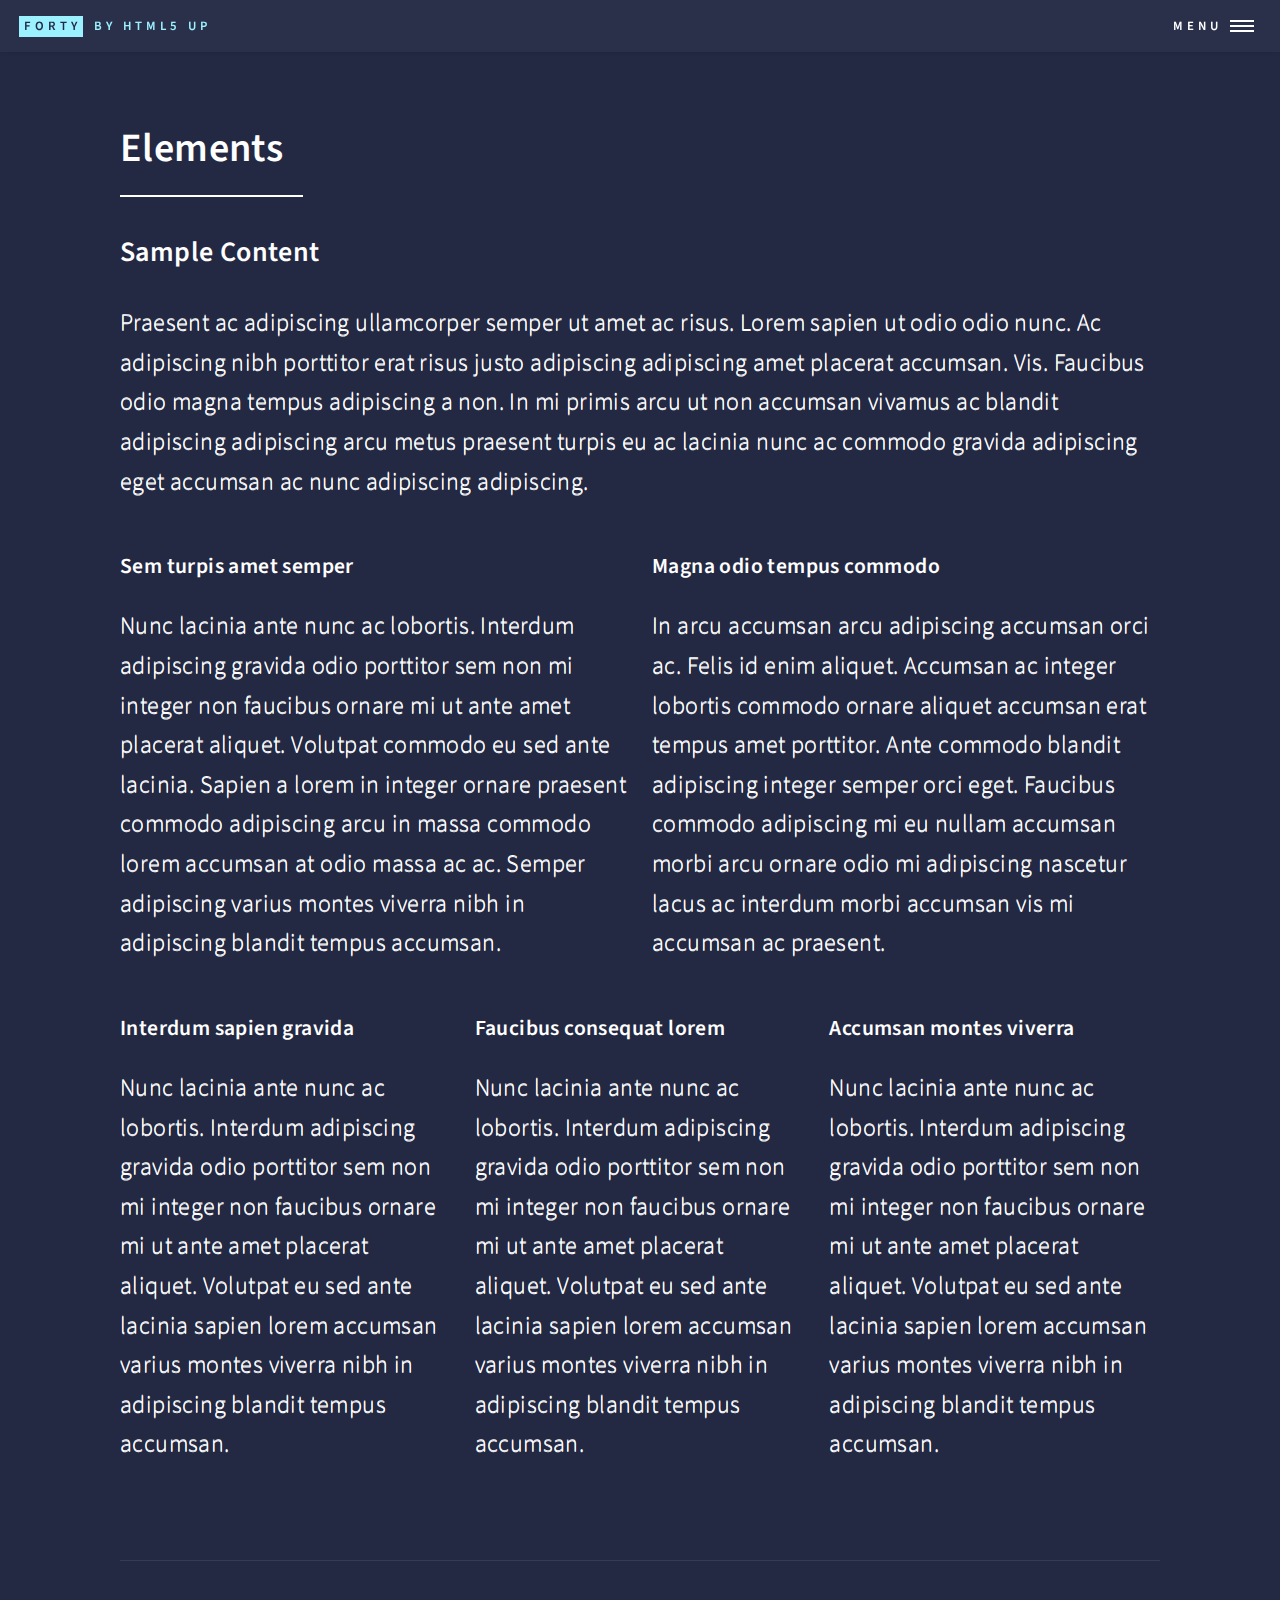
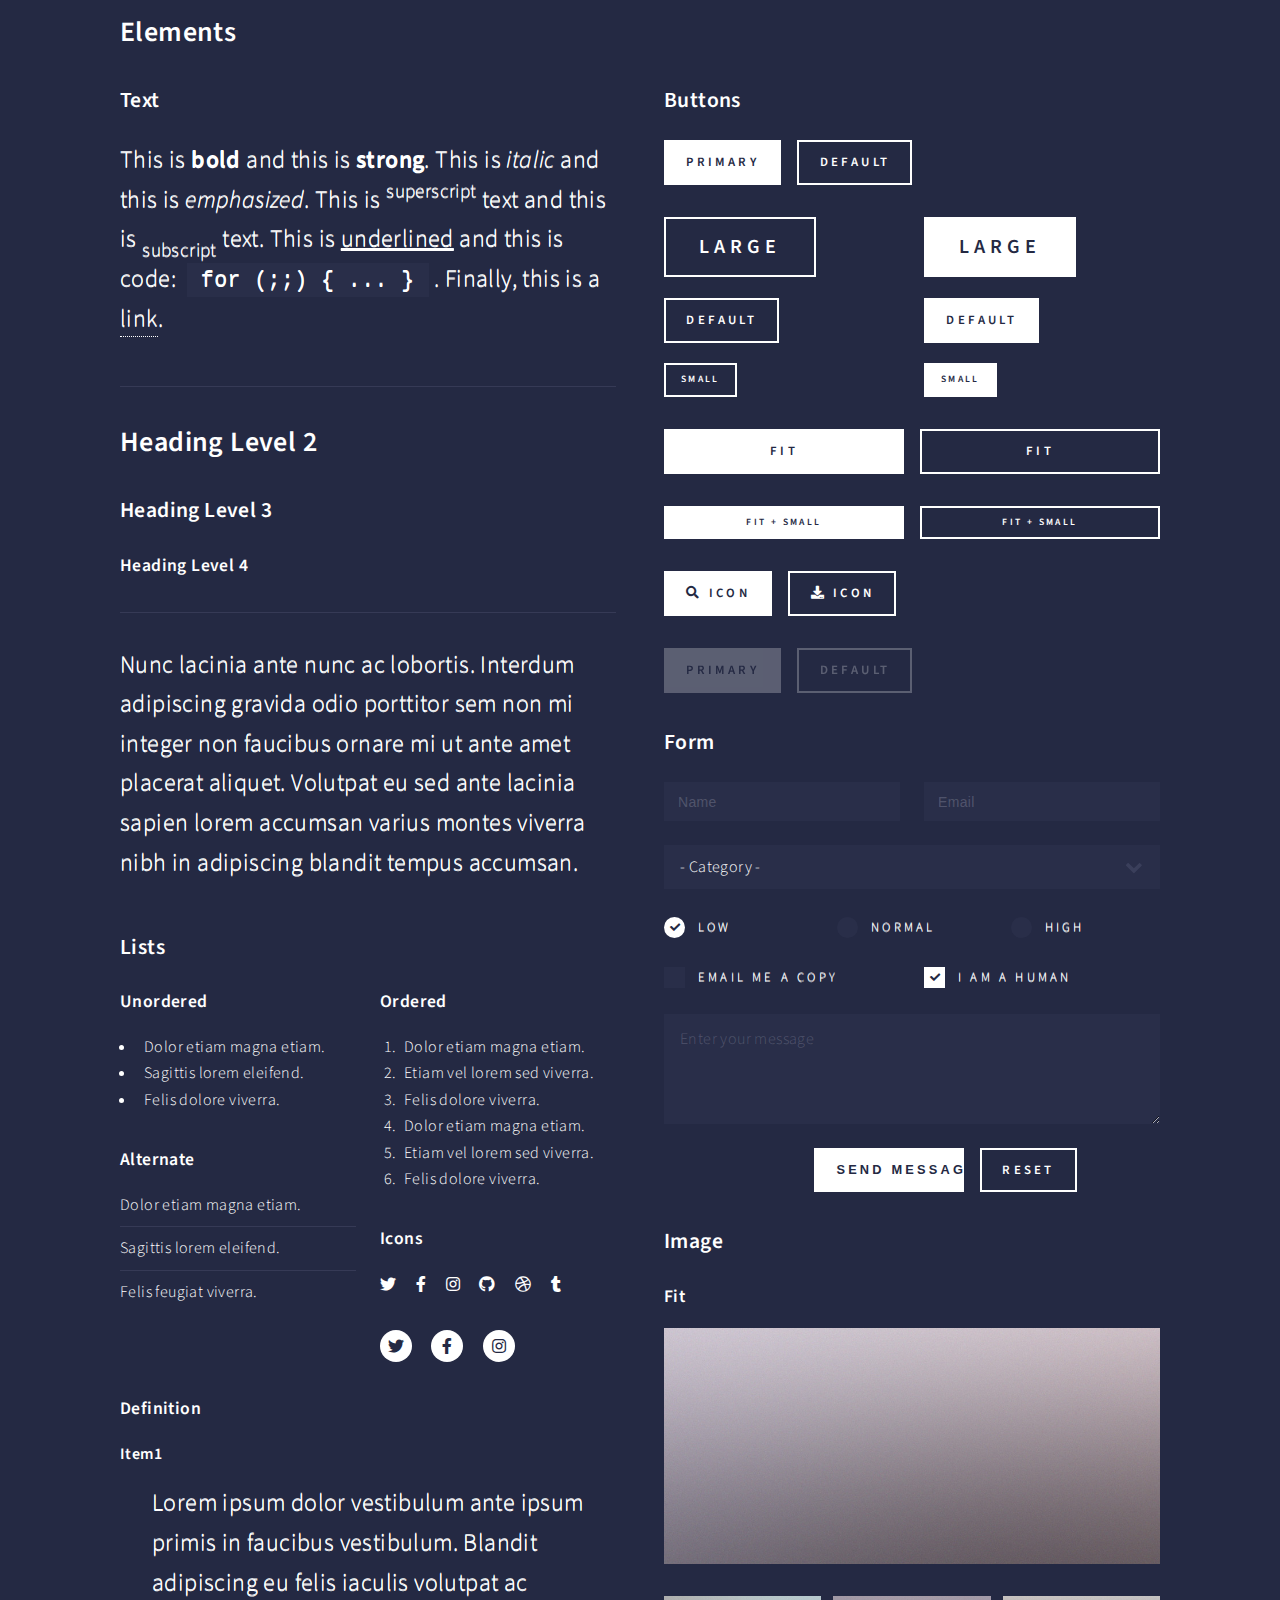
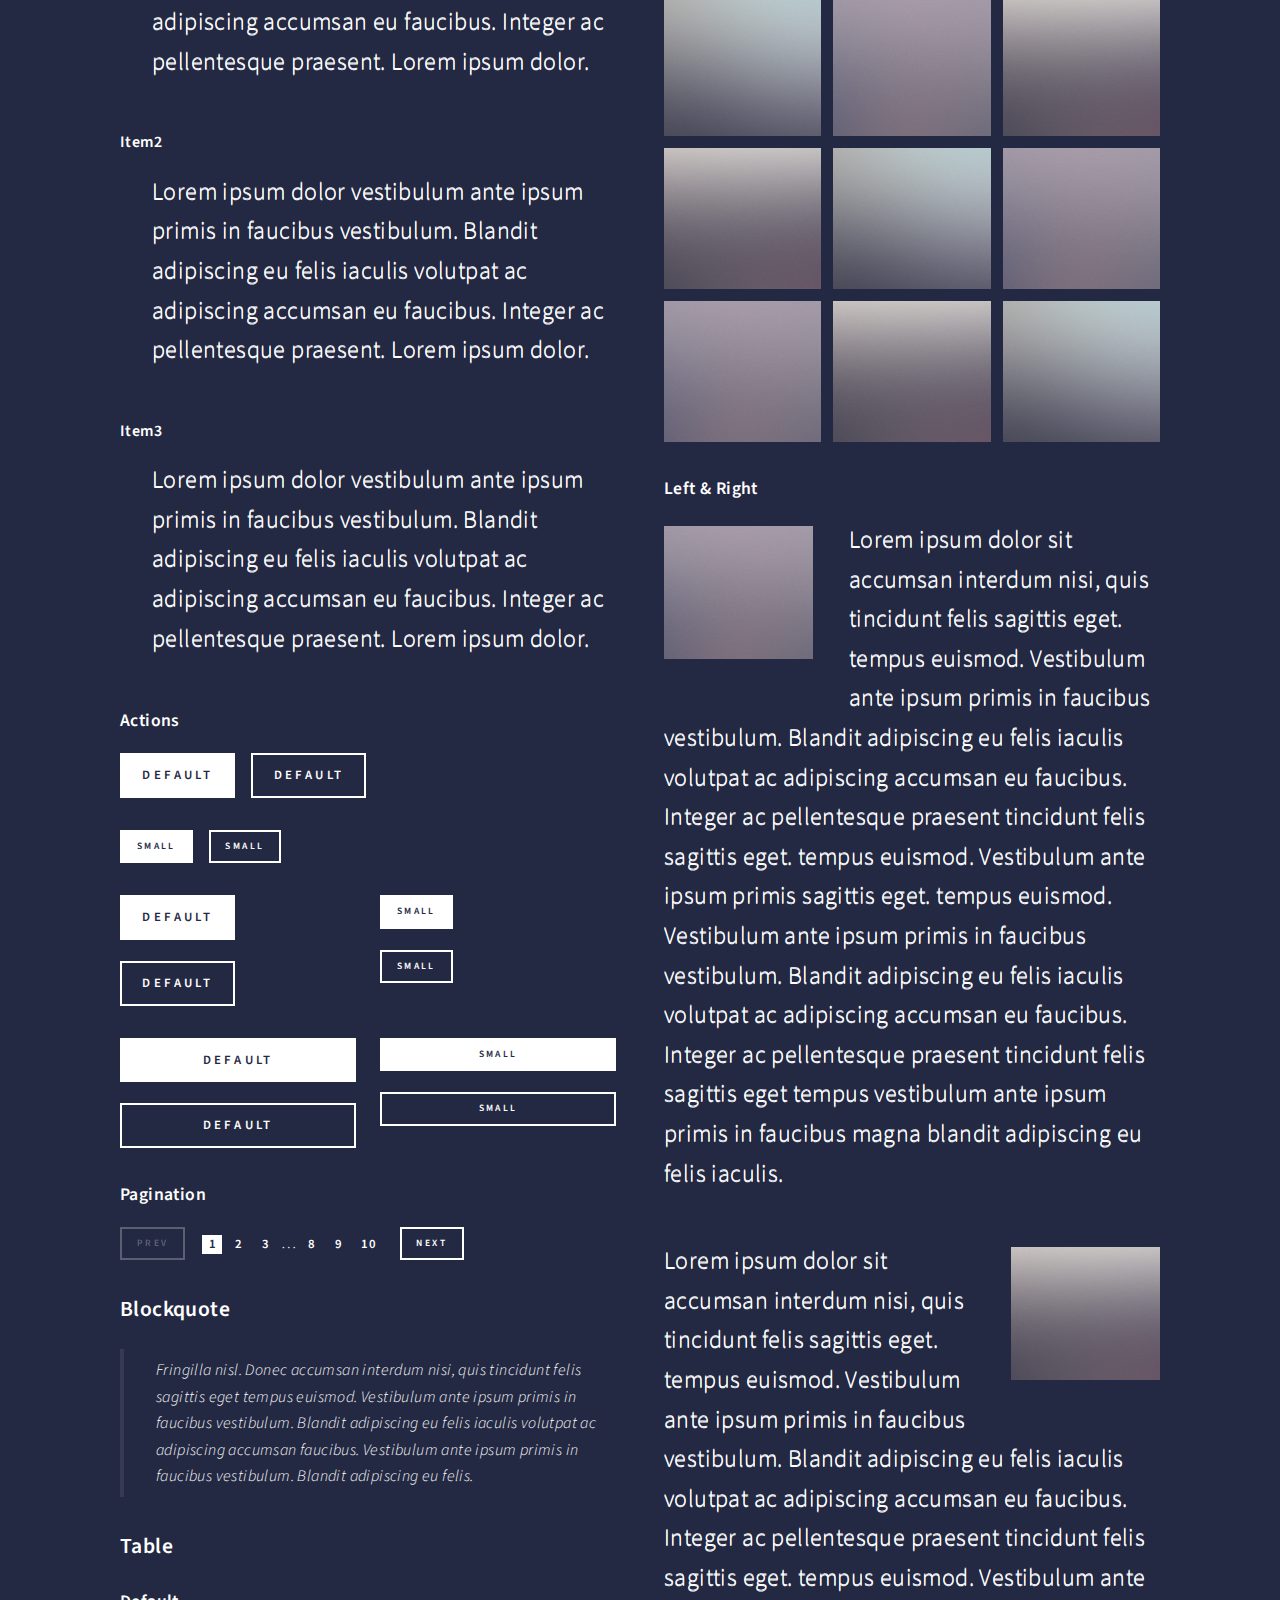
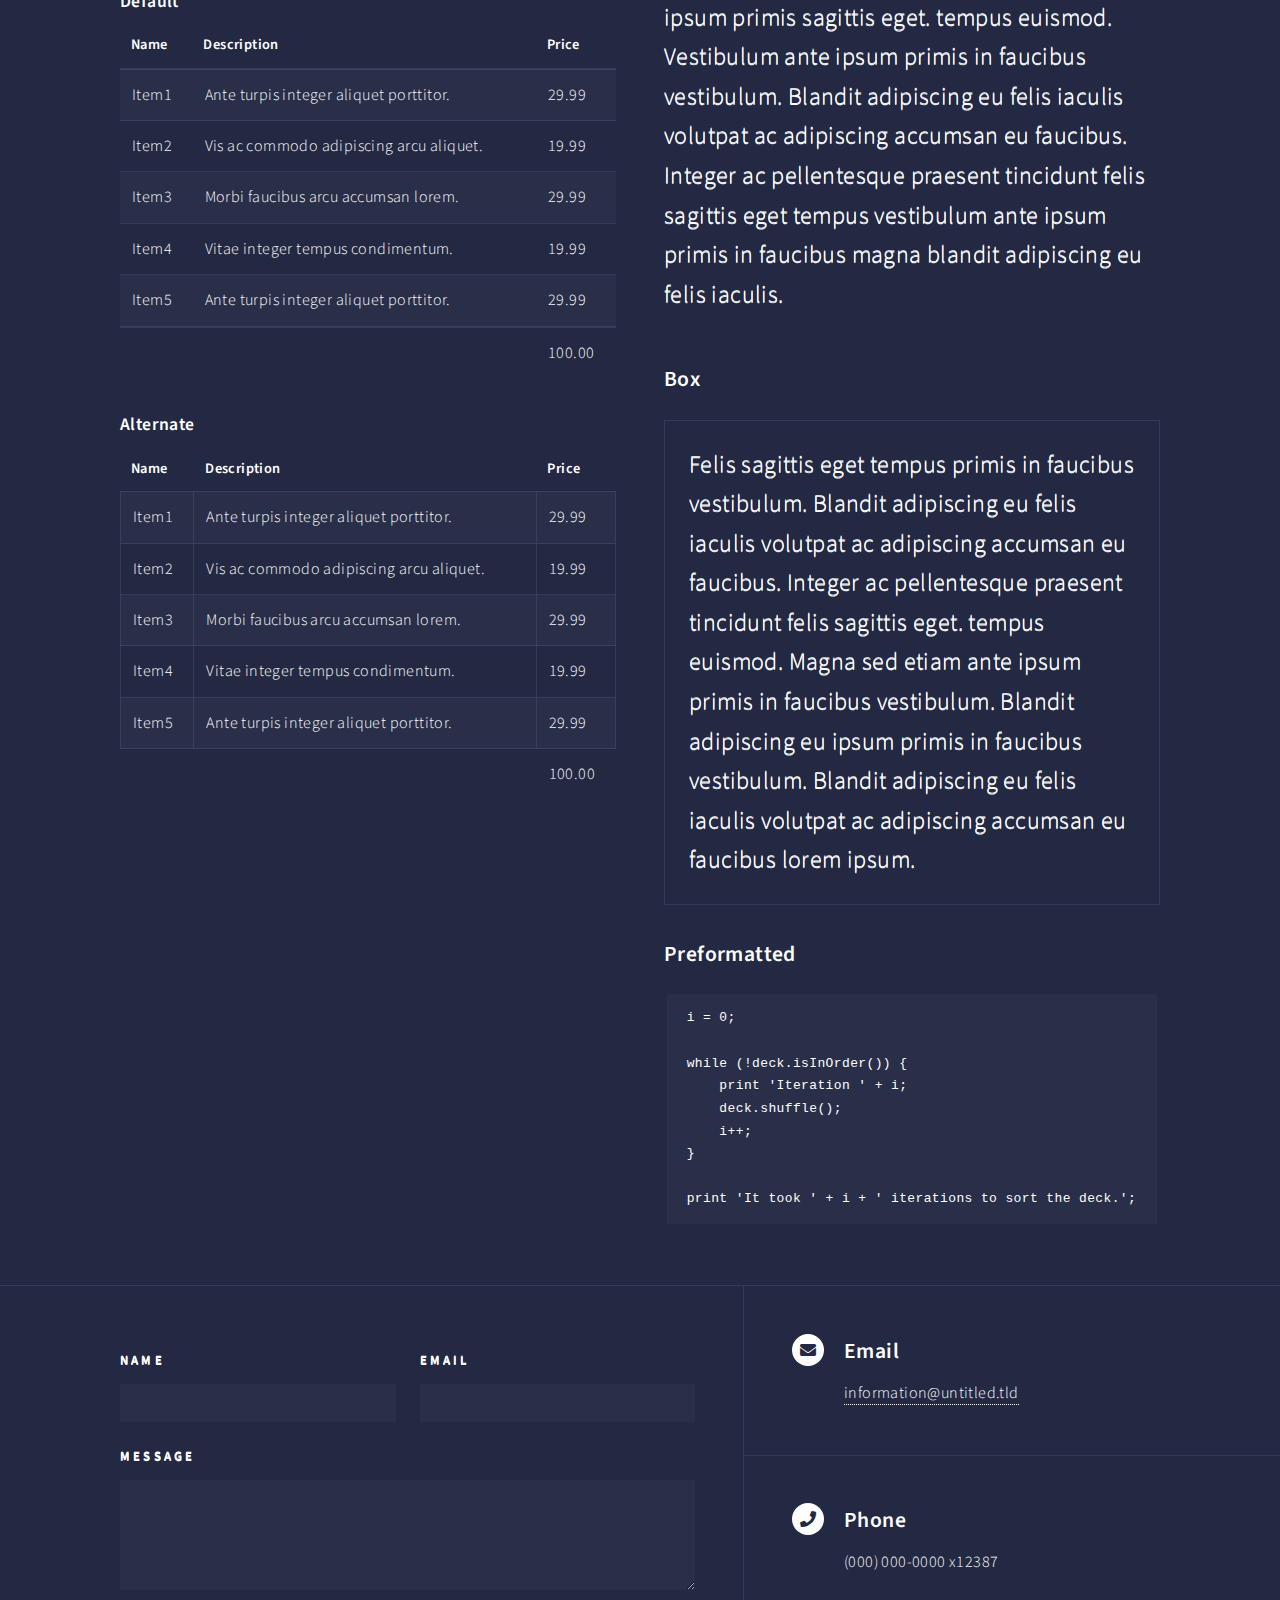
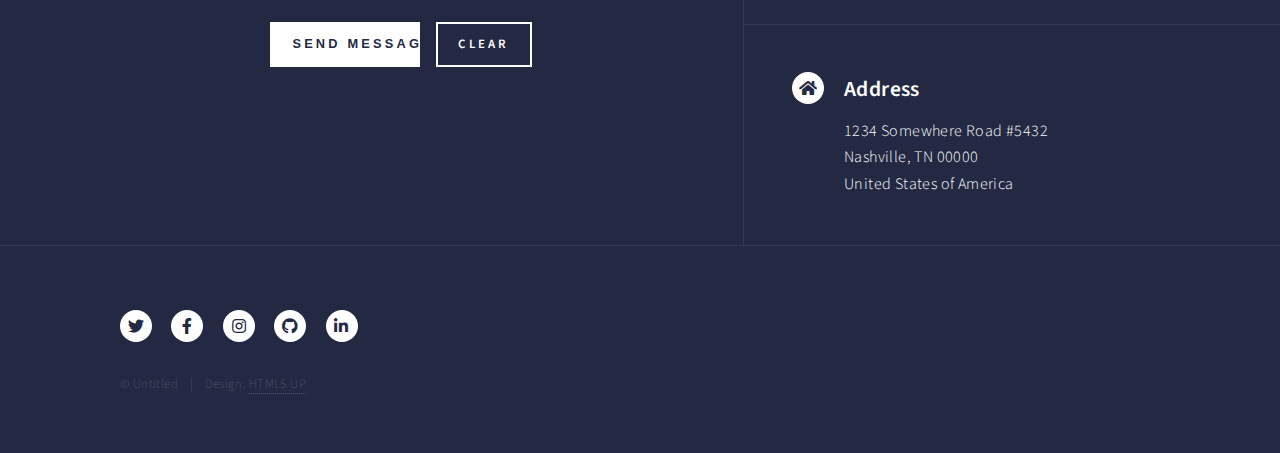
<file: elements.html>
<!DOCTYPE HTML>
<!--
	Forty by HTML5 UP
	html5up.net | @ajlkn
	Free for personal and commercial use under the CCA 3.0 license (html5up.net/license)
-->
<html>
	<head>
		<title>Elements - Forty by HTML5 UP</title>
		<meta charset="utf-8" />
		<meta name="viewport" content="width=device-width, initial-scale=1, user-scalable=no" />
		<link rel="stylesheet" href="assets/css/main.css" />
		<noscript><link rel="stylesheet" href="assets/css/noscript.css" /></noscript>
	</head>
	<body class="is-preload">

		<!-- Wrapper -->
			<div id="wrapper">

				<!-- Header -->
					<header id="header">
						<a href="index.html" class="logo"><strong>Forty</strong> <span>by HTML5 UP</span></a>
						<nav>
							<a href="#menu">Menu</a>
						</nav>
					</header>

				<!-- Menu -->
					<nav id="menu">
						<ul class="links">
							<li><a href="index.html">Home</a></li>
							<li><a href="landing.html">Landing</a></li>
							<li><a href="generic.html">Generic</a></li>
							<li><a href="elements.html">Elements</a></li>
						</ul>
						<ul class="actions stacked">
							<li><a href="#" class="button primary fit">Get Started</a></li>
							<li><a href="#" class="button fit">Log In</a></li>
						</ul>
					</nav>

				<!-- Main -->
					<div id="main" class="alt">

						<!-- One -->
							<section id="one">
								<div class="inner">
									<header class="major">
										<h1>Elements</h1>
									</header>

									<!-- Content -->
										<h2 id="content">Sample Content</h2>
										<p>Praesent ac adipiscing ullamcorper semper ut amet ac risus. Lorem sapien ut odio odio nunc. Ac adipiscing nibh porttitor erat risus justo adipiscing adipiscing amet placerat accumsan. Vis. Faucibus odio magna tempus adipiscing a non. In mi primis arcu ut non accumsan vivamus ac blandit adipiscing adipiscing arcu metus praesent turpis eu ac lacinia nunc ac commodo gravida adipiscing eget accumsan ac nunc adipiscing adipiscing.</p>
										<div class="row">
											<div class="col-6 col-12-small">
												<h3>Sem turpis amet semper</h3>
												<p>Nunc lacinia ante nunc ac lobortis. Interdum adipiscing gravida odio porttitor sem non mi integer non faucibus ornare mi ut ante amet placerat aliquet. Volutpat commodo eu sed ante lacinia. Sapien a lorem in integer ornare praesent commodo adipiscing arcu in massa commodo lorem accumsan at odio massa ac ac. Semper adipiscing varius montes viverra nibh in adipiscing blandit tempus accumsan.</p>
											</div>
											<div class="col-6 col-12-small">
												<h3>Magna odio tempus commodo</h3>
												<p>In arcu accumsan arcu adipiscing accumsan orci ac. Felis id enim aliquet. Accumsan ac integer lobortis commodo ornare aliquet accumsan erat tempus amet porttitor. Ante commodo blandit adipiscing integer semper orci eget. Faucibus commodo adipiscing mi eu nullam accumsan morbi arcu ornare odio mi adipiscing nascetur lacus ac interdum morbi accumsan vis mi accumsan ac praesent.</p>
											</div>
											<!-- Break -->
											<div class="col-4 col-12-medium">
												<h3>Interdum sapien gravida</h3>
												<p>Nunc lacinia ante nunc ac lobortis. Interdum adipiscing gravida odio porttitor sem non mi integer non faucibus ornare mi ut ante amet placerat aliquet. Volutpat eu sed ante lacinia sapien lorem accumsan varius montes viverra nibh in adipiscing blandit tempus accumsan.</p>
											</div>
											<div class="col-4 col-12-medium">
												<h3>Faucibus consequat lorem</h3>
												<p>Nunc lacinia ante nunc ac lobortis. Interdum adipiscing gravida odio porttitor sem non mi integer non faucibus ornare mi ut ante amet placerat aliquet. Volutpat eu sed ante lacinia sapien lorem accumsan varius montes viverra nibh in adipiscing blandit tempus accumsan.</p>
											</div>
											<div class="col-4 col-12-medium">
												<h3>Accumsan montes viverra</h3>
												<p>Nunc lacinia ante nunc ac lobortis. Interdum adipiscing gravida odio porttitor sem non mi integer non faucibus ornare mi ut ante amet placerat aliquet. Volutpat eu sed ante lacinia sapien lorem accumsan varius montes viverra nibh in adipiscing blandit tempus accumsan.</p>
											</div>
										</div>

									<hr class="major" />

									<!-- Elements -->
										<h2 id="elements">Elements</h2>
										<div class="row gtr-200">
											<div class="col-6 col-12-medium">

												<!-- Text stuff -->
													<h3>Text</h3>
													<p>This is <b>bold</b> and this is <strong>strong</strong>. This is <i>italic</i> and this is <em>emphasized</em>.
													This is <sup>superscript</sup> text and this is <sub>subscript</sub> text.
													This is <u>underlined</u> and this is code: <code>for (;;) { ... }</code>.
													Finally, this is a <a href="#">link</a>.</p>
													<hr />
													<h2>Heading Level 2</h2>
													<h3>Heading Level 3</h3>
													<h4>Heading Level 4</h4>
													<hr />
													<p>Nunc lacinia ante nunc ac lobortis. Interdum adipiscing gravida odio porttitor sem non mi integer non faucibus ornare mi ut ante amet placerat aliquet. Volutpat eu sed ante lacinia sapien lorem accumsan varius montes viverra nibh in adipiscing blandit tempus accumsan.</p>

												<!-- Lists -->
													<h3>Lists</h3>
													<div class="row">
														<div class="col-6 col-12-small">

															<h4>Unordered</h4>
															<ul>
																<li>Dolor etiam magna etiam.</li>
																<li>Sagittis lorem eleifend.</li>
																<li>Felis dolore viverra.</li>
															</ul>

															<h4>Alternate</h4>
															<ul class="alt">
																<li>Dolor etiam magna etiam.</li>
																<li>Sagittis lorem eleifend.</li>
																<li>Felis feugiat viverra.</li>
															</ul>

														</div>
														<div class="col-6 col-12-small">

															<h4>Ordered</h4>
															<ol>
																<li>Dolor etiam magna etiam.</li>
																<li>Etiam vel lorem sed viverra.</li>
																<li>Felis dolore viverra.</li>
																<li>Dolor etiam magna etiam.</li>
																<li>Etiam vel lorem sed viverra.</li>
																<li>Felis dolore viverra.</li>
															</ol>

															<h4>Icons</h4>
															<ul class="icons">
																<li><a href="#" class="icon brands fa-twitter"><span class="label">Twitter</span></a></li>
																<li><a href="#" class="icon brands fa-facebook-f"><span class="label">Facebook</span></a></li>
																<li><a href="#" class="icon brands fa-instagram"><span class="label">Instagram</span></a></li>
																<li><a href="#" class="icon brands fa-github"><span class="label">Github</span></a></li>
																<li><a href="#" class="icon brands fa-dribbble"><span class="label">Dribbble</span></a></li>
																<li><a href="#" class="icon brands fa-tumblr"><span class="label">Tumblr</span></a></li>
															</ul>
															<ul class="icons">
																<li><a href="#" class="icon brands alt fa-twitter"><span class="label">Twitter</span></a></li>
																<li><a href="#" class="icon brands alt fa-facebook-f"><span class="label">Facebook</span></a></li>
																<li><a href="#" class="icon brands alt fa-instagram"><span class="label">Instagram</span></a></li>
															</ul>

														</div>
													</div>
													<h4>Definition</h4>
													<dl>
														<dt>Item1</dt>
														<dd>
															<p>Lorem ipsum dolor vestibulum ante ipsum primis in faucibus vestibulum. Blandit adipiscing eu felis iaculis volutpat ac adipiscing accumsan eu faucibus. Integer ac pellentesque praesent. Lorem ipsum dolor.</p>
														</dd>
														<dt>Item2</dt>
														<dd>
															<p>Lorem ipsum dolor vestibulum ante ipsum primis in faucibus vestibulum. Blandit adipiscing eu felis iaculis volutpat ac adipiscing accumsan eu faucibus. Integer ac pellentesque praesent. Lorem ipsum dolor.</p>
														</dd>
														<dt>Item3</dt>
														<dd>
															<p>Lorem ipsum dolor vestibulum ante ipsum primis in faucibus vestibulum. Blandit adipiscing eu felis iaculis volutpat ac adipiscing accumsan eu faucibus. Integer ac pellentesque praesent. Lorem ipsum dolor.</p>
														</dd>
													</dl>

													<h4>Actions</h4>
													<ul class="actions">
														<li><a href="#" class="button primary">Default</a></li>
														<li><a href="#" class="button">Default</a></li>
													</ul>
													<ul class="actions small">
														<li><a href="#" class="button primary small">Small</a></li>
														<li><a href="#" class="button small">Small</a></li>
													</ul>
													<div class="row">
														<div class="col-6 col-12-small">
															<ul class="actions stacked">
																<li><a href="#" class="button primary">Default</a></li>
																<li><a href="#" class="button">Default</a></li>
															</ul>
														</div>
														<div class="col-6 col-12-small">
															<ul class="actions stacked">
																<li><a href="#" class="button primary small">Small</a></li>
																<li><a href="#" class="button small">Small</a></li>
															</ul>
														</div>
														<div class="col-6 col-12-small">
															<ul class="actions stacked">
																<li><a href="#" class="button primary fit">Default</a></li>
																<li><a href="#" class="button fit">Default</a></li>
															</ul>
														</div>
														<div class="col-6 col-12-small">
															<ul class="actions stacked">
																<li><a href="#" class="button primary small fit">Small</a></li>
																<li><a href="#" class="button small fit">Small</a></li>
															</ul>
														</div>
													</div>

													<h4>Pagination</h4>
													<ul class="pagination">
														<li><span class="button small disabled">Prev</span></li>
														<li><a href="#" class="page active">1</a></li>
														<li><a href="#" class="page">2</a></li>
														<li><a href="#" class="page">3</a></li>
														<li><span>&hellip;</span></li>
														<li><a href="#" class="page">8</a></li>
														<li><a href="#" class="page">9</a></li>
														<li><a href="#" class="page">10</a></li>
														<li><a href="#" class="button small">Next</a></li>
													</ul>

												<!-- Blockquote -->
													<h3>Blockquote</h3>
													<blockquote>Fringilla nisl. Donec accumsan interdum nisi, quis tincidunt felis sagittis eget tempus euismod. Vestibulum ante ipsum primis in faucibus vestibulum. Blandit adipiscing eu felis iaculis volutpat ac adipiscing accumsan faucibus. Vestibulum ante ipsum primis in faucibus vestibulum. Blandit adipiscing eu felis.</blockquote>

												<!-- Table -->
													<h3>Table</h3>

													<h4>Default</h4>
													<div class="table-wrapper">
														<table>
															<thead>
																<tr>
																	<th>Name</th>
																	<th>Description</th>
																	<th>Price</th>
																</tr>
															</thead>
															<tbody>
																<tr>
																	<td>Item1</td>
																	<td>Ante turpis integer aliquet porttitor.</td>
																	<td>29.99</td>
																</tr>
																<tr>
																	<td>Item2</td>
																	<td>Vis ac commodo adipiscing arcu aliquet.</td>
																	<td>19.99</td>
																</tr>
																<tr>
																	<td>Item3</td>
																	<td> Morbi faucibus arcu accumsan lorem.</td>
																	<td>29.99</td>
																</tr>
																<tr>
																	<td>Item4</td>
																	<td>Vitae integer tempus condimentum.</td>
																	<td>19.99</td>
																</tr>
																<tr>
																	<td>Item5</td>
																	<td>Ante turpis integer aliquet porttitor.</td>
																	<td>29.99</td>
																</tr>
															</tbody>
															<tfoot>
																<tr>
																	<td colspan="2"></td>
																	<td>100.00</td>
																</tr>
															</tfoot>
														</table>
													</div>

													<h4>Alternate</h4>
													<div class="table-wrapper">
														<table class="alt">
															<thead>
																<tr>
																	<th>Name</th>
																	<th>Description</th>
																	<th>Price</th>
																</tr>
															</thead>
															<tbody>
																<tr>
																	<td>Item1</td>
																	<td>Ante turpis integer aliquet porttitor.</td>
																	<td>29.99</td>
																</tr>
																<tr>
																	<td>Item2</td>
																	<td>Vis ac commodo adipiscing arcu aliquet.</td>
																	<td>19.99</td>
																</tr>
																<tr>
																	<td>Item3</td>
																	<td> Morbi faucibus arcu accumsan lorem.</td>
																	<td>29.99</td>
																</tr>
																<tr>
																	<td>Item4</td>
																	<td>Vitae integer tempus condimentum.</td>
																	<td>19.99</td>
																</tr>
																<tr>
																	<td>Item5</td>
																	<td>Ante turpis integer aliquet porttitor.</td>
																	<td>29.99</td>
																</tr>
															</tbody>
															<tfoot>
																<tr>
																	<td colspan="2"></td>
																	<td>100.00</td>
																</tr>
															</tfoot>
														</table>
													</div>

											</div>
											<div class="col-6 col-12-medium">

												<!-- Buttons -->
													<h3>Buttons</h3>
													<ul class="actions">
														<li><a href="#" class="button primary">Primary</a></li>
														<li><a href="#" class="button">Default</a></li>
													</ul>
													<div class="row">
														<div class="col-6 col-12-xsmall">
															<ul class="actions stacked">
																<li><a href="#" class="button large">Large</a></li>
																<li><a href="#" class="button">Default</a></li>
																<li><a href="#" class="button small">Small</a></li>
															</ul>
														</div>
														<div class="col-6 col-12-xsmall">
															<ul class="actions stacked">
																<li><a href="#" class="button primary large">Large</a></li>
																<li><a href="#" class="button primary">Default</a></li>
																<li><a href="#" class="button primary small">Small</a></li>
															</ul>
														</div>
													</div>
													<ul class="actions fit">
														<li><a href="#" class="button primary fit">Fit</a></li>
														<li><a href="#" class="button fit">Fit</a></li>
													</ul>
													<ul class="actions fit small">
														<li><a href="#" class="button primary fit small">Fit + Small</a></li>
														<li><a href="#" class="button fit small">Fit + Small</a></li>
													</ul>
													<ul class="actions">
														<li><a href="#" class="button primary icon solid fa-search">Icon</a></li>
														<li><a href="#" class="button icon solid fa-download">Icon</a></li>
													</ul>
													<ul class="actions">
														<li><span class="button primary disabled">Primary</span></li>
														<li><span class="button disabled">Default</span></li>
													</ul>

												<!-- Form -->
													<h3>Form</h3>

													<form method="post" action="#">
														<div class="row gtr-uniform">
															<div class="col-6 col-12-xsmall">
																<input type="text" name="demo-name" id="demo-name" value="" placeholder="Name" />
															</div>
															<div class="col-6 col-12-xsmall">
																<input type="email" name="demo-email" id="demo-email" value="" placeholder="Email" />
															</div>
															<!-- Break -->
															<div class="col-12">
																<select name="demo-category" id="demo-category">
																	<option value="">- Category -</option>
																	<option value="1">Manufacturing</option>
																	<option value="1">Shipping</option>
																	<option value="1">Administration</option>
																	<option value="1">Human Resources</option>
																</select>
															</div>
															<!-- Break -->
															<div class="col-4 col-12-small">
																<input type="radio" id="demo-priority-low" name="demo-priority" checked>
																<label for="demo-priority-low">Low</label>
															</div>
															<div class="col-4 col-12-small">
																<input type="radio" id="demo-priority-normal" name="demo-priority">
																<label for="demo-priority-normal">Normal</label>
															</div>
															<div class="col-4 col-12-small">
																<input type="radio" id="demo-priority-high" name="demo-priority">
																<label for="demo-priority-high">High</label>
															</div>
															<!-- Break -->
															<div class="col-6 col-12-small">
																<input type="checkbox" id="demo-copy" name="demo-copy">
																<label for="demo-copy">Email me a copy</label>
															</div>
															<div class="col-6 col-12-small">
																<input type="checkbox" id="demo-human" name="demo-human" checked>
																<label for="demo-human">I am a human</label>
															</div>
															<!-- Break -->
															<div class="col-12">
																<textarea name="demo-message" id="demo-message" placeholder="Enter your message" rows="6"></textarea>
															</div>
															<!-- Break -->
															<div class="col-12">
																<ul class="actions">
																	<li><input type="submit" value="Send Message" class="primary" /></li>
																	<li><input type="reset" value="Reset" /></li>
																</ul>
															</div>
														</div>
													</form>

												<!-- Image -->
													<h3>Image</h3>

													<h4>Fit</h4>
													<span class="image fit"><img src="images/pic03.jpg" alt="" /></span>
													<div class="box alt">
														<div class="row gtr-50 gtr-uniform">
															<div class="col-4"><span class="image fit"><img src="images/pic08.jpg" alt="" /></span></div>
															<div class="col-4"><span class="image fit"><img src="images/pic09.jpg" alt="" /></span></div>
															<div class="col-4"><span class="image fit"><img src="images/pic10.jpg" alt="" /></span></div>
															<!-- Break -->
															<div class="col-4"><span class="image fit"><img src="images/pic10.jpg" alt="" /></span></div>
															<div class="col-4"><span class="image fit"><img src="images/pic08.jpg" alt="" /></span></div>
															<div class="col-4"><span class="image fit"><img src="images/pic09.jpg" alt="" /></span></div>
															<!-- Break -->
															<div class="col-4"><span class="image fit"><img src="images/pic09.jpg" alt="" /></span></div>
															<div class="col-4"><span class="image fit"><img src="images/pic10.jpg" alt="" /></span></div>
															<div class="col-4"><span class="image fit"><img src="images/pic08.jpg" alt="" /></span></div>
														</div>
													</div>

													<h4>Left &amp; Right</h4>
													<p><span class="image left"><img src="images/pic09.jpg" alt="" /></span>Lorem ipsum dolor sit accumsan interdum nisi, quis tincidunt felis sagittis eget. tempus euismod. Vestibulum ante ipsum primis in faucibus vestibulum. Blandit adipiscing eu felis iaculis volutpat ac adipiscing accumsan eu faucibus. Integer ac pellentesque praesent tincidunt felis sagittis eget. tempus euismod. Vestibulum ante ipsum primis sagittis eget. tempus euismod. Vestibulum ante ipsum primis in faucibus vestibulum. Blandit adipiscing eu felis iaculis volutpat ac adipiscing accumsan eu faucibus. Integer ac pellentesque praesent tincidunt felis sagittis eget tempus vestibulum ante ipsum primis in faucibus magna blandit adipiscing eu felis iaculis.</p>
													<p><span class="image right"><img src="images/pic10.jpg" alt="" /></span>Lorem ipsum dolor sit accumsan interdum nisi, quis tincidunt felis sagittis eget. tempus euismod. Vestibulum ante ipsum primis in faucibus vestibulum. Blandit adipiscing eu felis iaculis volutpat ac adipiscing accumsan eu faucibus. Integer ac pellentesque praesent tincidunt felis sagittis eget. tempus euismod. Vestibulum ante ipsum primis sagittis eget. tempus euismod. Vestibulum ante ipsum primis in faucibus vestibulum. Blandit adipiscing eu felis iaculis volutpat ac adipiscing accumsan eu faucibus. Integer ac pellentesque praesent tincidunt felis sagittis eget tempus vestibulum ante ipsum primis in faucibus magna blandit adipiscing eu felis iaculis.</p>

												<!-- Box -->
													<h3>Box</h3>
													<div class="box">
														<p>Felis sagittis eget tempus primis in faucibus vestibulum. Blandit adipiscing eu felis iaculis volutpat ac adipiscing accumsan eu faucibus. Integer ac pellentesque praesent tincidunt felis sagittis eget. tempus euismod. Magna sed etiam ante ipsum primis in faucibus vestibulum. Blandit adipiscing eu ipsum primis in faucibus vestibulum. Blandit adipiscing eu felis iaculis volutpat ac adipiscing accumsan eu faucibus lorem ipsum.</p>
													</div>

												<!-- Preformatted Code -->
													<h3>Preformatted</h3>
													<pre><code>i = 0;

while (!deck.isInOrder()) {
    print 'Iteration ' + i;
    deck.shuffle();
    i++;
}

print 'It took ' + i + ' iterations to sort the deck.';
</code></pre>

											</div>
										</div>

								</div>
							</section>

					</div>

				<!-- Contact -->
					<section id="contact">
						<div class="inner">
							<section>
								<form method="post" action="#">
									<div class="fields">
										<div class="field half">
											<label for="name">Name</label>
											<input type="text" name="name" id="name" />
										</div>
										<div class="field half">
											<label for="email">Email</label>
											<input type="text" name="email" id="email" />
										</div>
										<div class="field">
											<label for="message">Message</label>
											<textarea name="message" id="message" rows="6"></textarea>
										</div>
									</div>
									<ul class="actions">
										<li><input type="submit" value="Send Message" class="primary" /></li>
										<li><input type="reset" value="Clear" /></li>
									</ul>
								</form>
							</section>
							<section class="split">
								<section>
									<div class="contact-method">
										<span class="icon solid alt fa-envelope"></span>
										<h3>Email</h3>
										<a href="#">information@untitled.tld</a>
									</div>
								</section>
								<section>
									<div class="contact-method">
										<span class="icon solid alt fa-phone"></span>
										<h3>Phone</h3>
										<span>(000) 000-0000 x12387</span>
									</div>
								</section>
								<section>
									<div class="contact-method">
										<span class="icon solid alt fa-home"></span>
										<h3>Address</h3>
										<span>1234 Somewhere Road #5432<br />
										Nashville, TN 00000<br />
										United States of America</span>
									</div>
								</section>
							</section>
						</div>
					</section>

				<!-- Footer -->
					<footer id="footer">
						<div class="inner">
							<ul class="icons">
								<li><a href="#" class="icon brands alt fa-twitter"><span class="label">Twitter</span></a></li>
								<li><a href="#" class="icon brands alt fa-facebook-f"><span class="label">Facebook</span></a></li>
								<li><a href="#" class="icon brands alt fa-instagram"><span class="label">Instagram</span></a></li>
								<li><a href="#" class="icon brands alt fa-github"><span class="label">GitHub</span></a></li>
								<li><a href="#" class="icon brands alt fa-linkedin-in"><span class="label">LinkedIn</span></a></li>
							</ul>
							<ul class="copyright">
								<li>&copy; Untitled</li><li>Design: <a href="https://html5up.net">HTML5 UP</a></li>
							</ul>
						</div>
					</footer>

			</div>

		<!-- Scripts -->
			<script src="assets/js/jquery.min.js"></script>
			<script src="assets/js/jquery.scrolly.min.js"></script>
			<script src="assets/js/jquery.scrollex.min.js"></script>
			<script src="assets/js/browser.min.js"></script>
			<script src="assets/js/breakpoints.min.js"></script>
			<script src="assets/js/util.js"></script>
			<script src="assets/js/main.js"></script>

	</body>
</html>
</file>
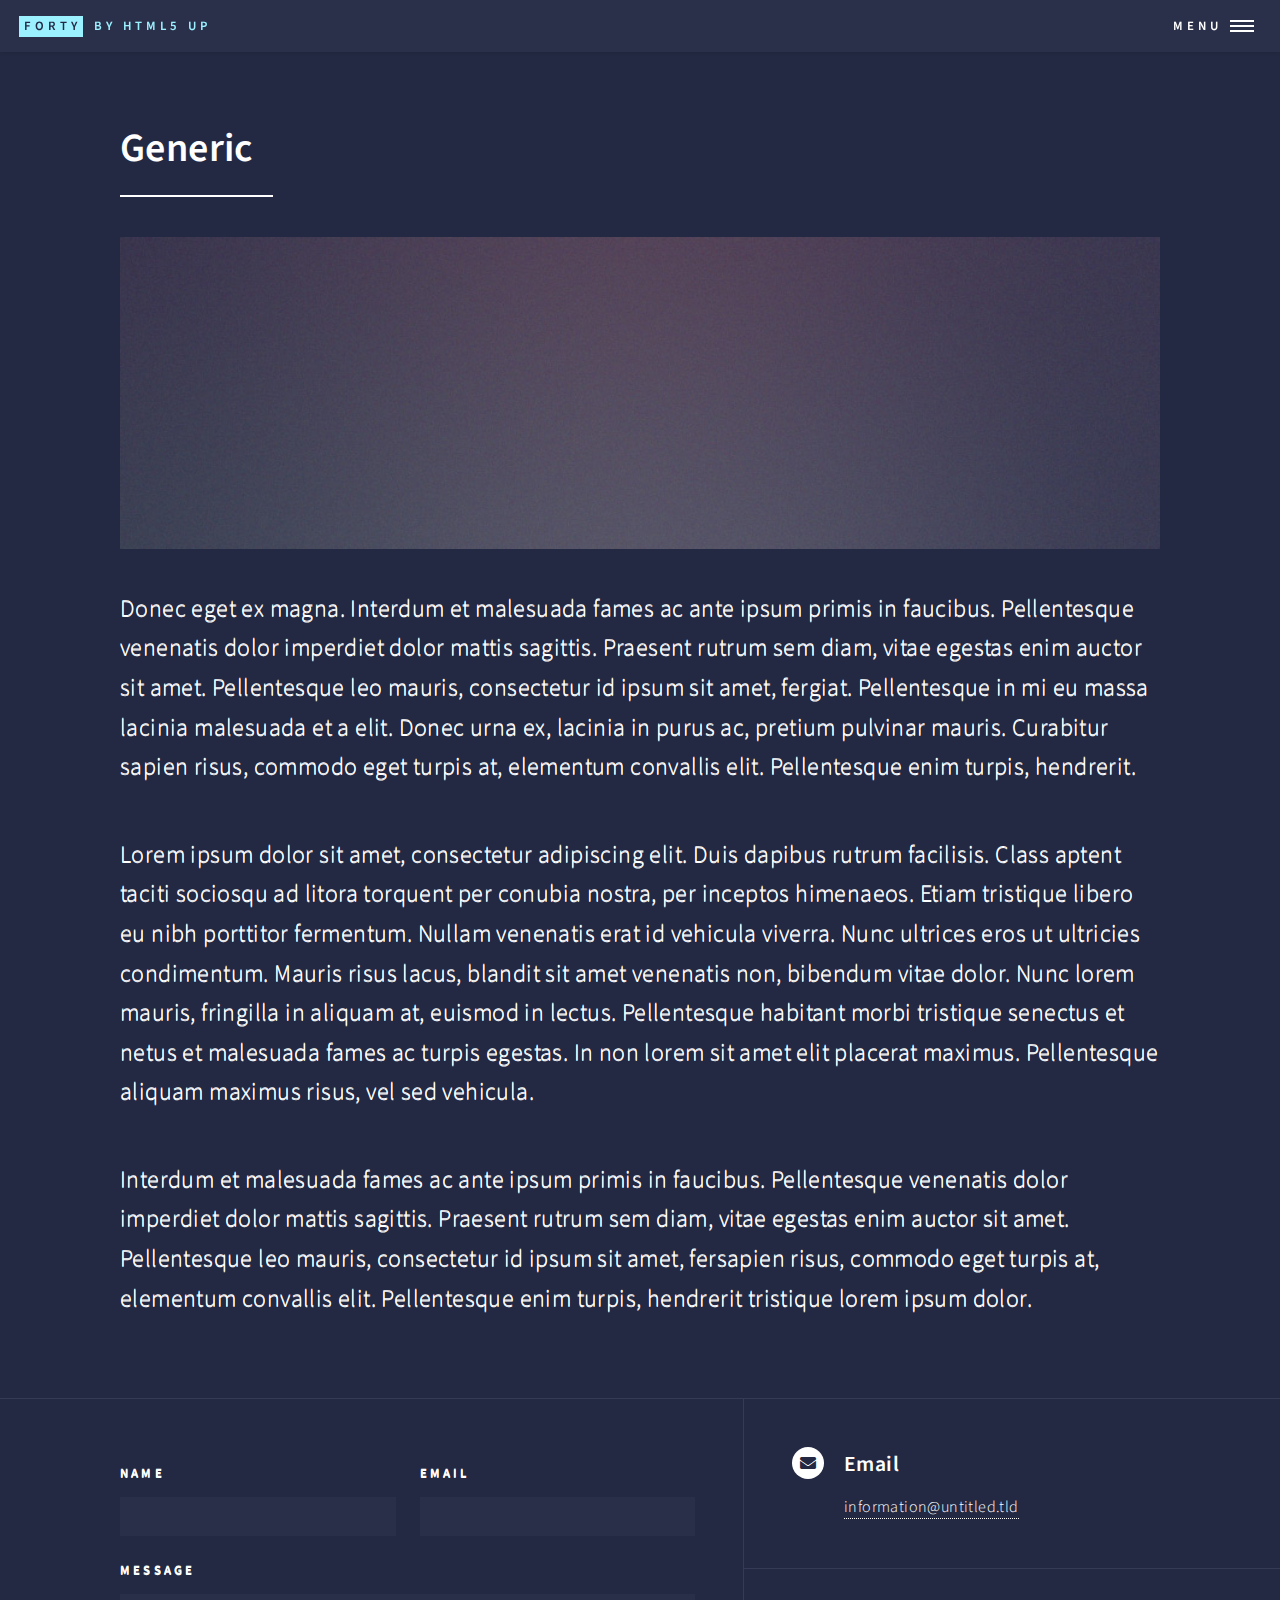
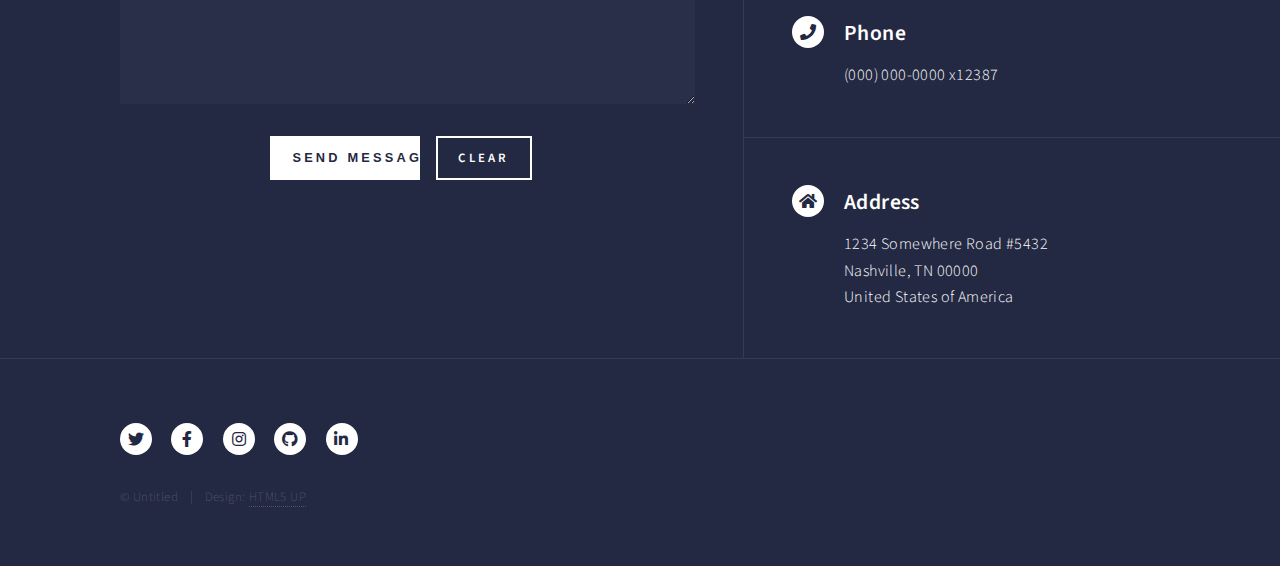
<file: generic.html>
<!DOCTYPE HTML>
<!--
	Forty by HTML5 UP
	html5up.net | @ajlkn
	Free for personal and commercial use under the CCA 3.0 license (html5up.net/license)
-->
<html>
	<head>
		<title>Generic - Forty by HTML5 UP</title>
		<meta charset="utf-8" />
		<meta name="viewport" content="width=device-width, initial-scale=1, user-scalable=no" />
		<link rel="stylesheet" href="assets/css/main.css" />
		<noscript><link rel="stylesheet" href="assets/css/noscript.css" /></noscript>
	</head>
	<body class="is-preload">

		<!-- Wrapper -->
			<div id="wrapper">

				<!-- Header -->
					<header id="header">
						<a href="index.html" class="logo"><strong>Forty</strong> <span>by HTML5 UP</span></a>
						<nav>
							<a href="#menu">Menu</a>
						</nav>
					</header>

				<!-- Menu -->
					<nav id="menu">
						<ul class="links">
							<li><a href="index.html">Home</a></li>
							<li><a href="landing.html">Landing</a></li>
							<li><a href="generic.html">Generic</a></li>
							<li><a href="elements.html">Elements</a></li>
						</ul>
						<ul class="actions stacked">
							<li><a href="#" class="button primary fit">Get Started</a></li>
							<li><a href="#" class="button fit">Log In</a></li>
						</ul>
					</nav>

				<!-- Main -->
					<div id="main" class="alt">

						<!-- One -->
							<section id="one">
								<div class="inner">
									<header class="major">
										<h1>Generic</h1>
									</header>
									<span class="image main"><img src="images/pic11.jpg" alt="" /></span>
									<p>Donec eget ex magna. Interdum et malesuada fames ac ante ipsum primis in faucibus. Pellentesque venenatis dolor imperdiet dolor mattis sagittis. Praesent rutrum sem diam, vitae egestas enim auctor sit amet. Pellentesque leo mauris, consectetur id ipsum sit amet, fergiat. Pellentesque in mi eu massa lacinia malesuada et a elit. Donec urna ex, lacinia in purus ac, pretium pulvinar mauris. Curabitur sapien risus, commodo eget turpis at, elementum convallis elit. Pellentesque enim turpis, hendrerit.</p>
									<p>Lorem ipsum dolor sit amet, consectetur adipiscing elit. Duis dapibus rutrum facilisis. Class aptent taciti sociosqu ad litora torquent per conubia nostra, per inceptos himenaeos. Etiam tristique libero eu nibh porttitor fermentum. Nullam venenatis erat id vehicula viverra. Nunc ultrices eros ut ultricies condimentum. Mauris risus lacus, blandit sit amet venenatis non, bibendum vitae dolor. Nunc lorem mauris, fringilla in aliquam at, euismod in lectus. Pellentesque habitant morbi tristique senectus et netus et malesuada fames ac turpis egestas. In non lorem sit amet elit placerat maximus. Pellentesque aliquam maximus risus, vel sed vehicula.</p>
									<p>Interdum et malesuada fames ac ante ipsum primis in faucibus. Pellentesque venenatis dolor imperdiet dolor mattis sagittis. Praesent rutrum sem diam, vitae egestas enim auctor sit amet. Pellentesque leo mauris, consectetur id ipsum sit amet, fersapien risus, commodo eget turpis at, elementum convallis elit. Pellentesque enim turpis, hendrerit tristique lorem ipsum dolor.</p>
								</div>
							</section>

					</div>

				<!-- Contact -->
					<section id="contact">
						<div class="inner">
							<section>
								<form method="post" action="#">
									<div class="fields">
										<div class="field half">
											<label for="name">Name</label>
											<input type="text" name="name" id="name" />
										</div>
										<div class="field half">
											<label for="email">Email</label>
											<input type="text" name="email" id="email" />
										</div>
										<div class="field">
											<label for="message">Message</label>
											<textarea name="message" id="message" rows="6"></textarea>
										</div>
									</div>
									<ul class="actions">
										<li><input type="submit" value="Send Message" class="primary" /></li>
										<li><input type="reset" value="Clear" /></li>
									</ul>
								</form>
							</section>
							<section class="split">
								<section>
									<div class="contact-method">
										<span class="icon solid alt fa-envelope"></span>
										<h3>Email</h3>
										<a href="#">information@untitled.tld</a>
									</div>
								</section>
								<section>
									<div class="contact-method">
										<span class="icon solid alt fa-phone"></span>
										<h3>Phone</h3>
										<span>(000) 000-0000 x12387</span>
									</div>
								</section>
								<section>
									<div class="contact-method">
										<span class="icon solid alt fa-home"></span>
										<h3>Address</h3>
										<span>1234 Somewhere Road #5432<br />
										Nashville, TN 00000<br />
										United States of America</span>
									</div>
								</section>
							</section>
						</div>
					</section>

				<!-- Footer -->
					<footer id="footer">
						<div class="inner">
							<ul class="icons">
								<li><a href="#" class="icon brands alt fa-twitter"><span class="label">Twitter</span></a></li>
								<li><a href="#" class="icon brands alt fa-facebook-f"><span class="label">Facebook</span></a></li>
								<li><a href="#" class="icon brands alt fa-instagram"><span class="label">Instagram</span></a></li>
								<li><a href="#" class="icon brands alt fa-github"><span class="label">GitHub</span></a></li>
								<li><a href="#" class="icon brands alt fa-linkedin-in"><span class="label">LinkedIn</span></a></li>
							</ul>
							<ul class="copyright">
								<li>&copy; Untitled</li><li>Design: <a href="https://html5up.net">HTML5 UP</a></li>
							</ul>
						</div>
					</footer>

			</div>

		<!-- Scripts -->
			<script src="assets/js/jquery.min.js"></script>
			<script src="assets/js/jquery.scrolly.min.js"></script>
			<script src="assets/js/jquery.scrollex.min.js"></script>
			<script src="assets/js/browser.min.js"></script>
			<script src="assets/js/breakpoints.min.js"></script>
			<script src="assets/js/util.js"></script>
			<script src="assets/js/main.js"></script>

	</body>
</html>
</file>
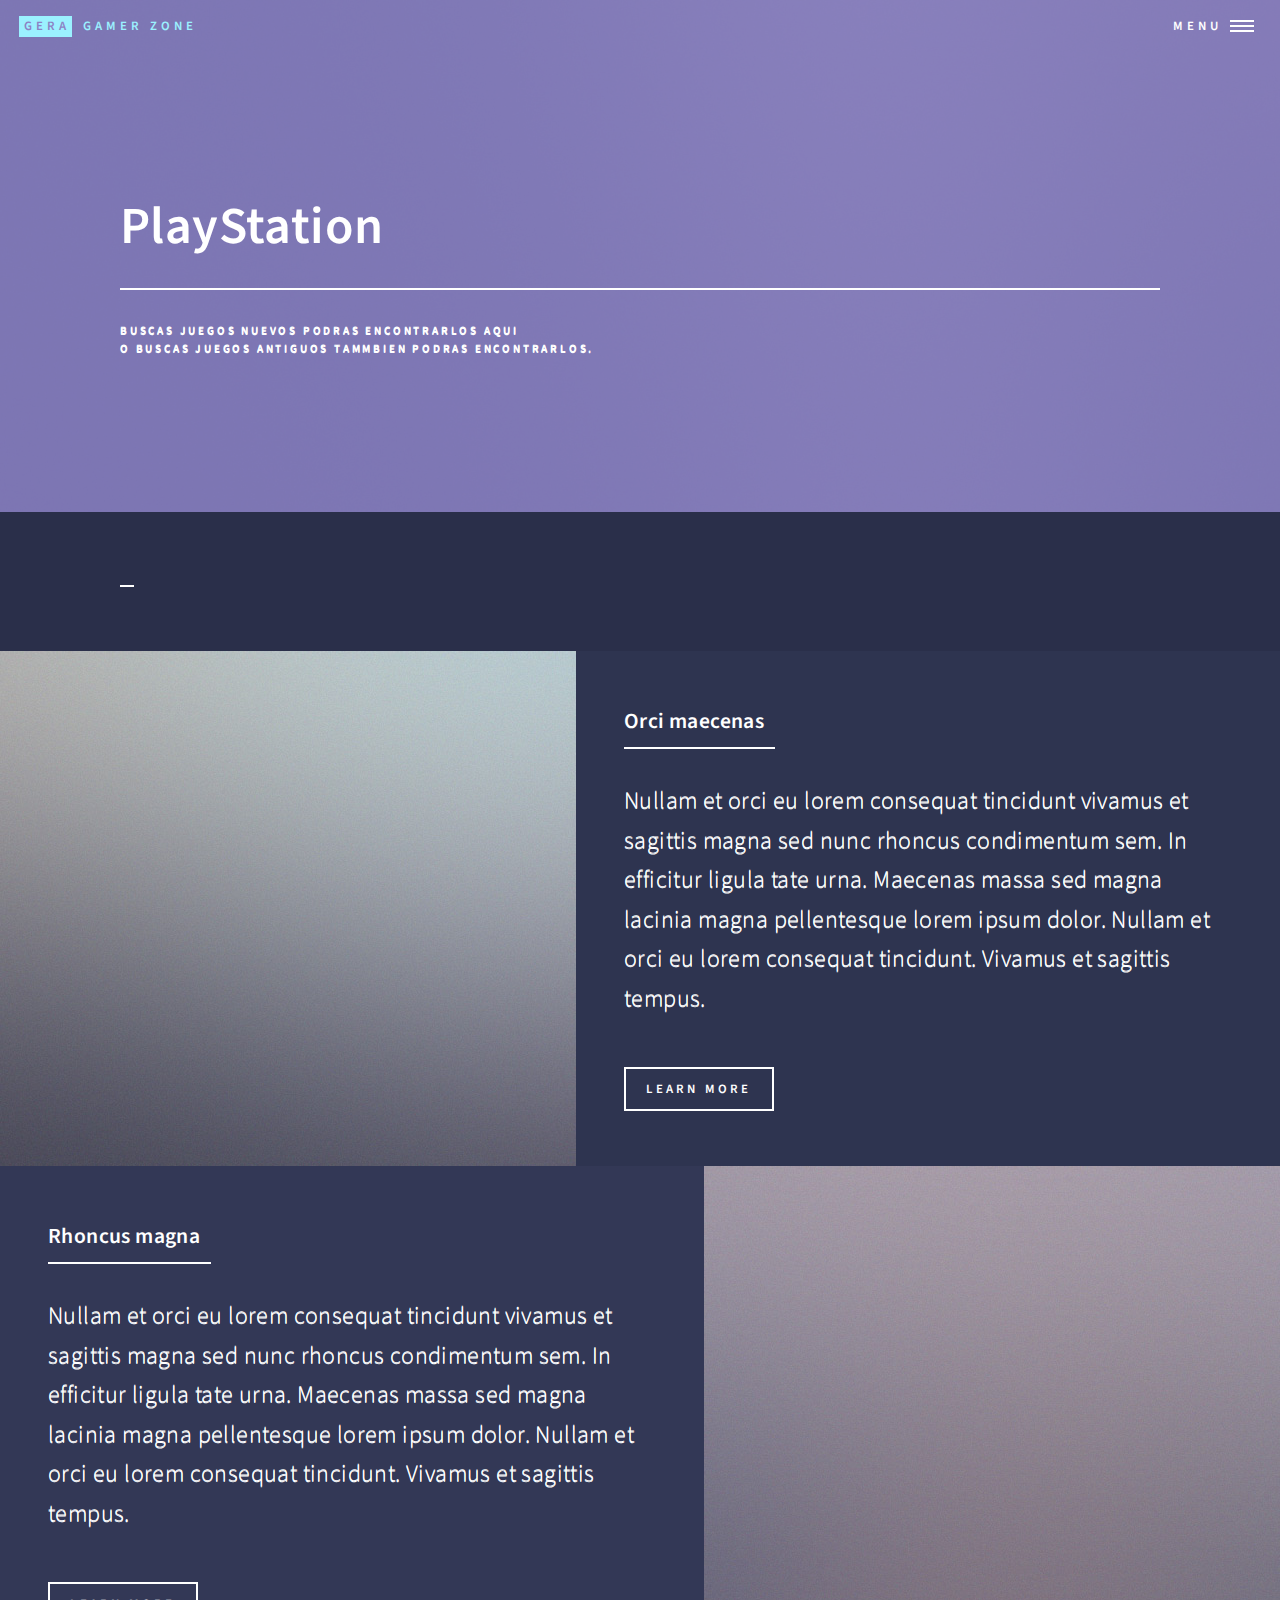
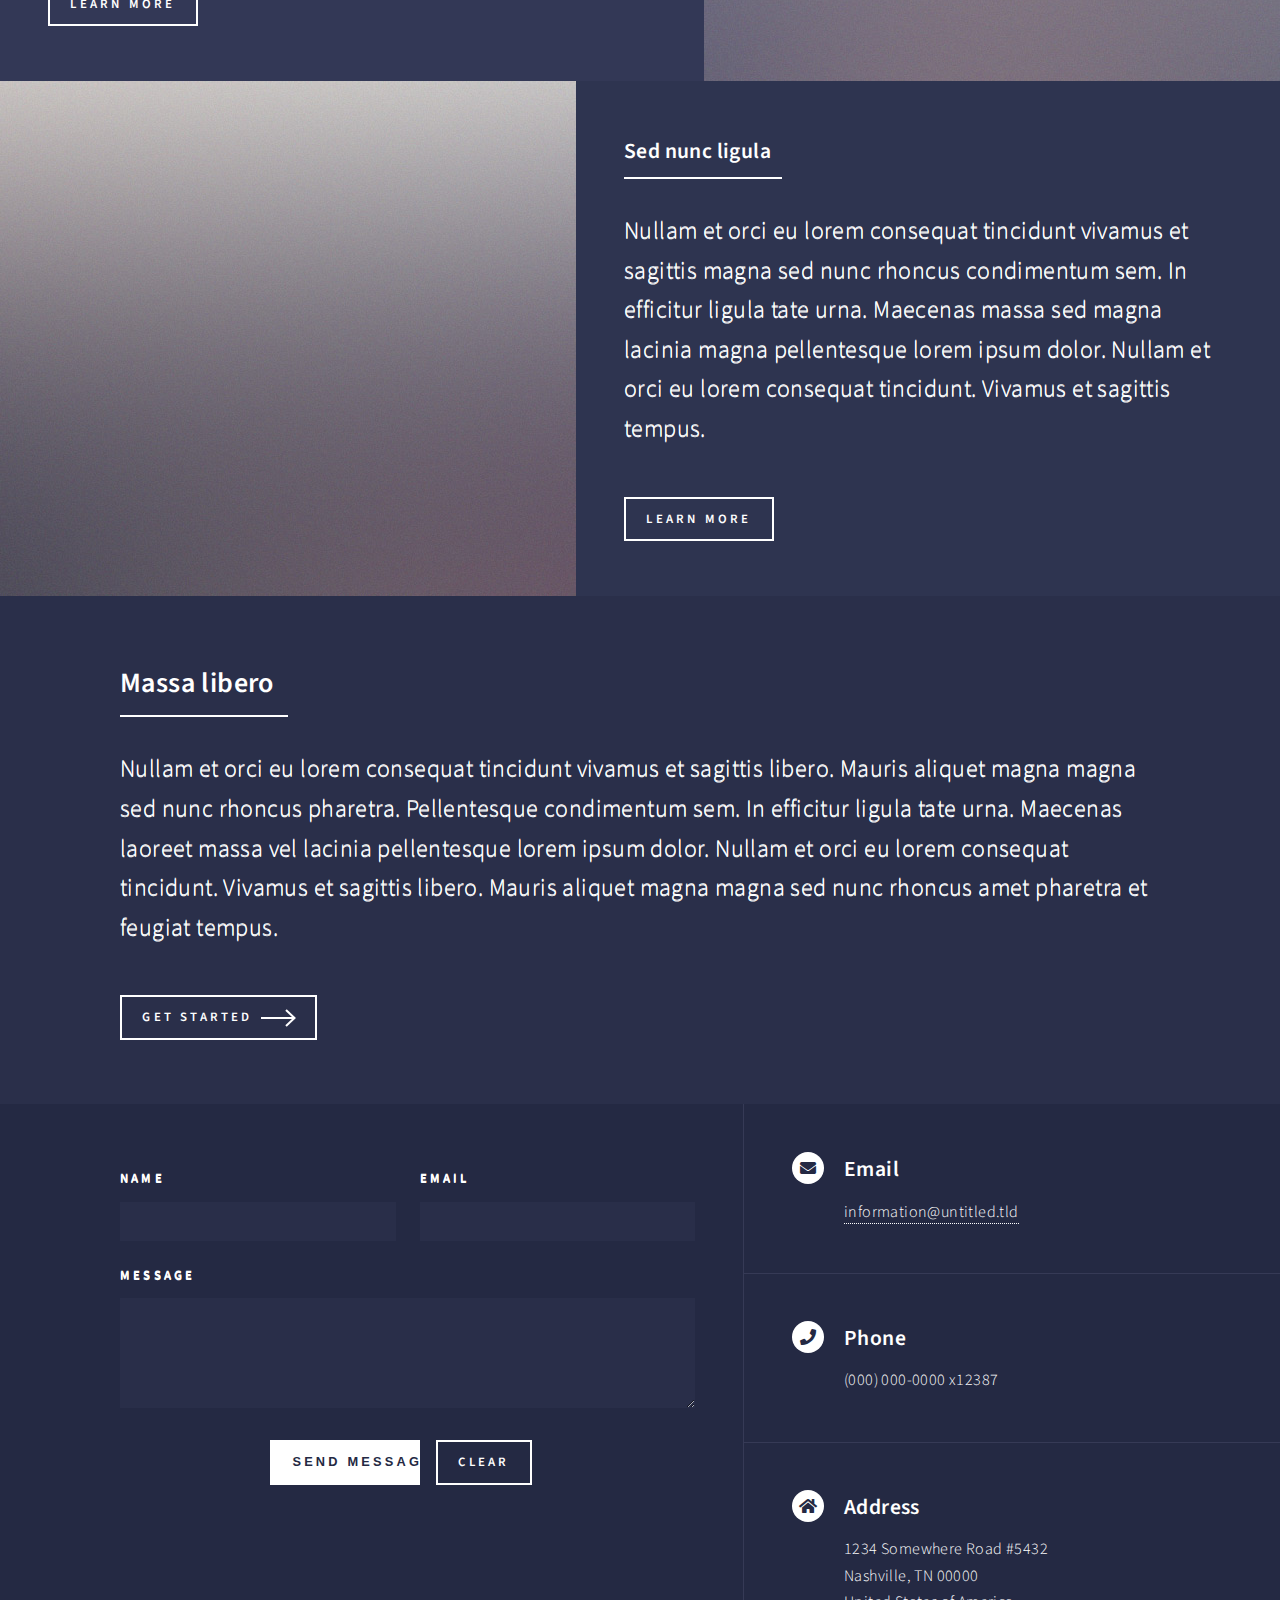
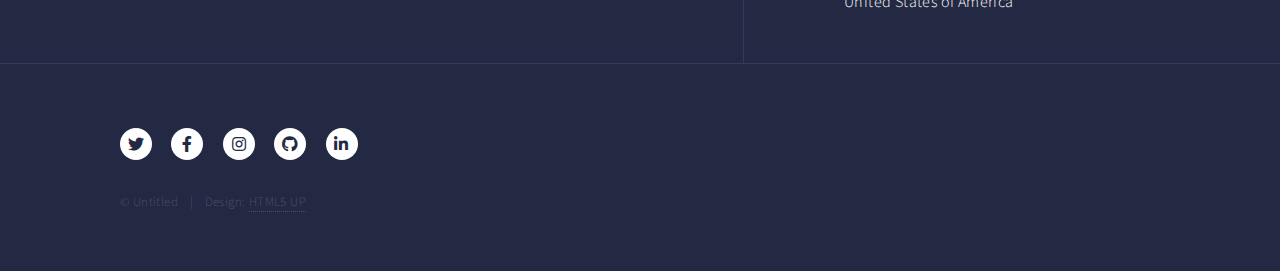
<file: landing.html>
<!DOCTYPE HTML>
<!--
	Forty by HTML5 UP
	html5up.net | @ajlkn
	Free for personal and commercial use under the CCA 3.0 license (html5up.net/license)
-->
<html>
	<head>
		<title>PlayStation</title>
		<meta charset="utf-8" />
		<meta name="viewport" content="width=device-width, initial-scale=1, user-scalable=no" />
		<link rel="stylesheet" href="assets/css/main.css" />
		<noscript><link rel="stylesheet" href="assets/css/noscript.css" /></noscript>
	</head>
	<body class="is-preload">

		<!-- Wrapper -->
			<div id="wrapper">

				<!-- Header -->
				<!-- Note: The "styleN" class below should match that of the banner element. -->
					<header id="header" class="alt style2">
						<a href="index.html" class="logo"><strong>Gera</strong> <span>Gamer Zone</span></a>
						<nav>
							<a href="#menu">Menu</a>
						</nav>
					</header>

				<!-- Menu -->
					<nav id="menu">
						<ul class="links">
							<li><a href="index.html">Home</a></li>
							<li><a href="landing.html">PlayStation</a></li>
							<li><a href="generic.html">Generic</a></li>
							<li><a href="elements.html">Elements</a></li>
						</ul>
						<ul class="actions stacked">
							<li><a href="#" class="button primary fit">Get Started</a></li>
							<li><a href="#" class="button fit">Log In</a></li>
						</ul>
					</nav>

				<!-- Banner -->
				<!-- Note: The "styleN" class below should match that of the header element. -->
					<section id="banner" class="style2">
						<div class="inner">
							<span class="image">
								<img src="images/pic07.jpg" alt="" />
							</span>
							<header class="major">
								<h1>PlayStation</h1>
							</header>
							<div class="content">
								<p>Buscas juegos nuevos podras encontrarlos aqui<br />
								o buscas juegos antiguos tammbien podras encontrarlos.</p>
							</div>
						</div>
					</section>

				<!-- Main -->
					<div id="main">

						<!-- One -->
							<section id="one">
								<div class="inner">
									<header class="major">
										<h2></h2>
									</header>
									
								</div>
							</section>

						<!-- Two -->
							<section id="two" class="spotlights">
								<section>
									<a href="generic.html" class="image">
										<img src="images/pic08.jpg" alt="" data-position="center center" />
									</a>
									<div class="content">
										<div class="inner">
											<header class="major">
												<h3>Orci maecenas</h3>
											</header>
											<p>Nullam et orci eu lorem consequat tincidunt vivamus et sagittis magna sed nunc rhoncus condimentum sem. In efficitur ligula tate urna. Maecenas massa sed magna lacinia magna pellentesque lorem ipsum dolor. Nullam et orci eu lorem consequat tincidunt. Vivamus et sagittis tempus.</p>
											<ul class="actions">
												<li><a href="generic.html" class="button">Learn more</a></li>
											</ul>
										</div>
									</div>
								</section>
								<section>
									<a href="generic.html" class="image">
										<img src="images/pic09.jpg" alt="" data-position="top center" />
									</a>
									<div class="content">
										<div class="inner">
											<header class="major">
												<h3>Rhoncus magna</h3>
											</header>
											<p>Nullam et orci eu lorem consequat tincidunt vivamus et sagittis magna sed nunc rhoncus condimentum sem. In efficitur ligula tate urna. Maecenas massa sed magna lacinia magna pellentesque lorem ipsum dolor. Nullam et orci eu lorem consequat tincidunt. Vivamus et sagittis tempus.</p>
											<ul class="actions">
												<li><a href="generic.html" class="button">Learn more</a></li>
											</ul>
										</div>
									</div>
								</section>
								<section>
									<a href="generic.html" class="image">
										<img src="images/pic10.jpg" alt="" data-position="25% 25%" />
									</a>
									<div class="content">
										<div class="inner">
											<header class="major">
												<h3>Sed nunc ligula</h3>
											</header>
											<p>Nullam et orci eu lorem consequat tincidunt vivamus et sagittis magna sed nunc rhoncus condimentum sem. In efficitur ligula tate urna. Maecenas massa sed magna lacinia magna pellentesque lorem ipsum dolor. Nullam et orci eu lorem consequat tincidunt. Vivamus et sagittis tempus.</p>
											<ul class="actions">
												<li><a href="generic.html" class="button">Learn more</a></li>
											</ul>
										</div>
									</div>
								</section>
							</section>

						<!-- Three -->
							<section id="three">
								<div class="inner">
									<header class="major">
										<h2>Massa libero</h2>
									</header>
									<p>Nullam et orci eu lorem consequat tincidunt vivamus et sagittis libero. Mauris aliquet magna magna sed nunc rhoncus pharetra. Pellentesque condimentum sem. In efficitur ligula tate urna. Maecenas laoreet massa vel lacinia pellentesque lorem ipsum dolor. Nullam et orci eu lorem consequat tincidunt. Vivamus et sagittis libero. Mauris aliquet magna magna sed nunc rhoncus amet pharetra et feugiat tempus.</p>
									<ul class="actions">
										<li><a href="generic.html" class="button next">Get Started</a></li>
									</ul>
								</div>
							</section>

					</div>

				<!-- Contact -->
					<section id="contact">
						<div class="inner">
							<section>
								<form method="post" action="#">
									<div class="fields">
										<div class="field half">
											<label for="name">Name</label>
											<input type="text" name="name" id="name" />
										</div>
										<div class="field half">
											<label for="email">Email</label>
											<input type="text" name="email" id="email" />
										</div>
										<div class="field">
											<label for="message">Message</label>
											<textarea name="message" id="message" rows="6"></textarea>
										</div>
									</div>
									<ul class="actions">
										<li><input type="submit" value="Send Message" class="primary" /></li>
										<li><input type="reset" value="Clear" /></li>
									</ul>
								</form>
							</section>
							<section class="split">
								<section>
									<div class="contact-method">
										<span class="icon solid alt fa-envelope"></span>
										<h3>Email</h3>
										<a href="#">information@untitled.tld</a>
									</div>
								</section>
								<section>
									<div class="contact-method">
										<span class="icon solid alt fa-phone"></span>
										<h3>Phone</h3>
										<span>(000) 000-0000 x12387</span>
									</div>
								</section>
								<section>
									<div class="contact-method">
										<span class="icon solid alt fa-home"></span>
										<h3>Address</h3>
										<span>1234 Somewhere Road #5432<br />
										Nashville, TN 00000<br />
										United States of America</span>
									</div>
								</section>
							</section>
						</div>
					</section>

				<!-- Footer -->
					<footer id="footer">
						<div class="inner">
							<ul class="icons">
								<li><a href="#" class="icon brands alt fa-twitter"><span class="label">Twitter</span></a></li>
								<li><a href="#" class="icon brands alt fa-facebook-f"><span class="label">Facebook</span></a></li>
								<li><a href="#" class="icon brands alt fa-instagram"><span class="label">Instagram</span></a></li>
								<li><a href="#" class="icon brands alt fa-github"><span class="label">GitHub</span></a></li>
								<li><a href="#" class="icon brands alt fa-linkedin-in"><span class="label">LinkedIn</span></a></li>
							</ul>
							<ul class="copyright">
								<li>&copy; Untitled</li><li>Design: <a href="https://html5up.net">HTML5 UP</a></li>
							</ul>
						</div>
					</footer>

			</div>

		<!-- Scripts -->
			<script src="assets/js/jquery.min.js"></script>
			<script src="assets/js/jquery.scrolly.min.js"></script>
			<script src="assets/js/jquery.scrollex.min.js"></script>
			<script src="assets/js/browser.min.js"></script>
			<script src="assets/js/breakpoints.min.js"></script>
			<script src="assets/js/util.js"></script>
			<script src="assets/js/main.js"></script>

	</body>
</html>
</file>
<file: assets/css/noscript.css>
/*
	Forty by HTML5 UP
	html5up.net | @ajlkn
	Free for personal and commercial use under the CCA 3.0 license (html5up.net/license)
*/

/* Banner */

	body.is-preload #banner:after {
		opacity: 0.85;
	}

	body.is-preload #banner > .inner {
		-moz-filter: none;
		-webkit-filter: none;
		-ms-filter: none;
		filter: none;
		-moz-transform: none;
		-webkit-transform: none;
		-ms-transform: none;
		transform: none;
		opacity: 1;
	}
</file>
<file: assets/css/main.css>
@import url(fontawesome-all.min.css);
@import url("https://fonts.googleapis.com/css?family=Source+Sans+Pro:300,300italic,600,600italic");

/*
	Forty by HTML5 UP
	html5up.net | @ajlkn
	Free for personal and commercial use under the CCA 3.0 license (html5up.net/license)
*/

html, body, div, span, applet, object,
iframe, h1, h2, h3, h4, h5, h6, p, blockquote,
pre, a, abbr, acronym, address, big, cite,
code, del, dfn, em, img, ins, kbd, q, s, samp,
small, strike, strong, sub, sup, tt, var, b,
u, i, center, dl, dt, dd, ol, ul, li, fieldset,
form, label, legend, table, caption, tbody,
tfoot, thead, tr, th, td, article, aside,
canvas, details, embed, figure, figcaption,
footer, header, hgroup, menu, nav, output, ruby,
section, summary, time, mark, audio, video {
	margin: 0;
	padding: 0;
	border: 0;
	font-size: 100%;
	font: inherit;
	vertical-align: baseline;}

article, aside, details, figcaption, figure,
footer, header, hgroup, menu, nav, section {
	display: block;}

body {
	line-height: 1;
}

ol, ul {
	list-style: none;
}

blockquote, q {
	quotes: none;
}

	blockquote:before, blockquote:after, q:before, q:after {
		content: '';
		content: none;
	}

table {
	border-collapse: collapse;
	border-spacing: 0;
}

body {
	-webkit-text-size-adjust: none;
}

mark {
	background-color: transparent;
	color: inherit;
}

input::-moz-focus-inner {
	border: 0;
	padding: 0;
}

input, select, textarea {
	-moz-appearance: none;
	-webkit-appearance: none;
	-ms-appearance: none;
	appearance: none;
}
/*Cuadro php*/
.formm{
	position: relative;
	width: 800px;
	height: 900px;
	padding-left: 20px;
	padding-top: 15px;
	background-color: #8d82c4;
	border-radius: 20px;
	margin: auto;
}
input[type=text],[type=email]{
	width: 470px;
	height: 35px;
	font: 14px normal normal uppercase helvetica, arial, serif;
} 
textarea{
	width: 470px;
	height: 110px;
	font: 14px normal normal uppercase helvetica, arial, serif;
}
input[type=submit]{
	position: relative;
	width: 150px;
	height: 40px;
	border-radius: 20px;
	margin-left: 150px;
	border: 0px;
	background-color: #8d82c4;
	font: 14px normal normal uppercase helvetica, arial, serif;
}

p{
	text-shadow: 0 1px 0 #ffffff;
	font-size: 24px;
}
label{
	margin: 11px 20px 0 0;
	font-size: 16px;
	color: #e88ec1;
	text-transform: uppercase;
	text-shadow: 0px 1px 0px #ffffff;
}




/* Basic */

	@-ms-viewport {
		width: device-width;
	}

	body {
		-ms-overflow-style: scrollbar;
	}

	@media screen and (max-width: 480px) {

		html, body {
			min-width: 320px;
		}

	}

	html {
		box-sizing: border-box;
	}

	*, *:before, *:after {
		box-sizing: inherit;
	}

	body {
		background: #242943;
	}

		body.is-preload *, body.is-preload *:before, body.is-preload *:after {
			-moz-animation: none !important;
			-webkit-animation: none !important;
			-ms-animation: none !important;
			animation: none !important;
			-moz-transition: none !important;
			-webkit-transition: none !important;
			-ms-transition: none !important;
			transition: none !important;
		}

/* Type */

	body, input, select, textarea {
		color: #ffffff;
		font-family: "Source Sans Pro", Helvetica, sans-serif;
		font-size: 17pt;
		font-weight: 300;
		letter-spacing: 0.025em;
		line-height: 1.65;
	}

		@media screen and (max-width: 1680px) {

			body, input, select, textarea {
				font-size: 14pt;
			}

		}

		@media screen and (max-width: 1280px) {

			body, input, select, textarea {
				font-size: 12pt;
			}

		}

		@media screen and (max-width: 360px) {

			body, input, select, textarea {
				font-size: 11pt;
			}

		}

	a {
		-moz-transition: color 0.2s ease-in-out, border-bottom-color 0.2s ease-in-out;
		-webkit-transition: color 0.2s ease-in-out, border-bottom-color 0.2s ease-in-out;
		-ms-transition: color 0.2s ease-in-out, border-bottom-color 0.2s ease-in-out;
		transition: color 0.2s ease-in-out, border-bottom-color 0.2s ease-in-out;
		border-bottom: dotted 1px;
		color: inherit;
		text-decoration: none;
	}

		a:hover {
			border-bottom-color: transparent;
			color: #9bf1ff !important;
		}

		a:active {
			color: #53e3fb !important;
		}

	strong, b {
		color: #ffffff;
		font-weight: 600;
	}

	em, i {
		font-style: italic;
	}

	p {
		margin: 0 0 2em 0;
	}

	h1, h2, h3, h4, h5, h6 {
		color: #ffffff;
		font-weight: 600;
		line-height: 1.65;
		margin: 0 0 1em 0;
	}

		h1 a, h2 a, h3 a, h4 a, h5 a, h6 a {
			color: inherit;
			border-bottom: 0;
		}

	h1 {
		font-size: 2.5em;
	}

	h2 {
		font-size: 1.75em;
	}

	h3 {
		font-size: 1.35em;
	}

	h4 {
		font-size: 1.1em;
	}

	h5 {
		font-size: 0.9em;
	}

	h6 {
		font-size: 0.7em;
	}

	@media screen and (max-width: 736px) {

		h1 {
			font-size: 2em;
		}

		h2 {
			font-size: 1.5em;
		}

		h3 {
			font-size: 1.25em;
		}

	}

	sub {
		font-size: 0.8em;
		position: relative;
		top: 0.5em;
	}

	sup {
		font-size: 0.8em;
		position: relative;
		top: -0.5em;
	}

	blockquote {
		border-left: solid 4px rgba(212, 212, 255, 0.1);
		font-style: italic;
		margin: 0 0 2em 0;
		padding: 0.5em 0 0.5em 2em;
	}

	code {
		background: rgba(212, 212, 255, 0.035);
		font-family: "Courier New", monospace;
		font-size: 0.9em;
		margin: 0 0.25em;
		padding: 0.25em 0.65em;
	}

	pre {
		-webkit-overflow-scrolling: touch;
		font-family: "Courier New", monospace;
		font-size: 0.9em;
		margin: 0 0 2em 0;
	}

		pre code {
			display: block;
			line-height: 1.75;
			padding: 1em 1.5em;
			overflow-x: auto;
		}

	hr {
		border: 0;
		border-bottom: solid 1px rgba(212, 212, 255, 0.1);
		margin: 2em 0;
	}

		hr.major {
			margin: 3em 0;
		}

	.align-left {
		text-align: left;
	}

	.align-center {
		text-align: center;
	}

	.align-right {
		text-align: right;
	}

/* Row */

	.row {
		display: flex;
		flex-wrap: wrap;
		box-sizing: border-box;
		align-items: stretch;
	}

		.row > * {
			box-sizing: border-box;
		}

		.row.gtr-uniform > * > :last-child {
			margin-bottom: 0;
		}

		.row.aln-left {
			justify-content: flex-start;
		}

		.row.aln-center {
			justify-content: center;
		}

		.row.aln-right {
			justify-content: flex-end;
		}

		.row.aln-top {
			align-items: flex-start;
		}

		.row.aln-middle {
			align-items: center;
		}

		.row.aln-bottom {
			align-items: flex-end;
		}

		.row > .imp {
			order: -1;
		}

		.row > .col-1 {
			width: 8.33333%;
		}

		.row > .off-1 {
			margin-left: 8.33333%;
		}

		.row > .col-2 {
			width: 16.66667%;
		}

		.row > .off-2 {
			margin-left: 16.66667%;
		}

		.row > .col-3 {
			width: 25%;
		}

		.row > .off-3 {
			margin-left: 25%;
		}

		.row > .col-4 {
			width: 33.33333%;
		}

		.row > .off-4 {
			margin-left: 33.33333%;
		}

		.row > .col-5 {
			width: 41.66667%;
		}

		.row > .off-5 {
			margin-left: 41.66667%;
		}

		.row > .col-6 {
			width: 50%;
		}

		.row > .off-6 {
			margin-left: 50%;
		}

		.row > .col-7 {
			width: 58.33333%;
		}

		.row > .off-7 {
			margin-left: 58.33333%;
		}

		.row > .col-8 {
			width: 66.66667%;
		}

		.row > .off-8 {
			margin-left: 66.66667%;
		}

		.row > .col-9 {
			width: 75%;
		}

		.row > .off-9 {
			margin-left: 75%;
		}

		.row > .col-10 {
			width: 83.33333%;
		}

		.row > .off-10 {
			margin-left: 83.33333%;
		}

		.row > .col-11 {
			width: 91.66667%;
		}

		.row > .off-11 {
			margin-left: 91.66667%;
		}

		.row > .col-12 {
			width: 100%;
		}

		.row > .off-12 {
			margin-left: 100%;
		}

		.row.gtr-0 {
			margin-top: 0;
			margin-left: 0em;
		}

			.row.gtr-0 > * {
				padding: 0 0 0 0em;
			}

			.row.gtr-0.gtr-uniform {
				margin-top: 0em;
			}

				.row.gtr-0.gtr-uniform > * {
					padding-top: 0em;
				}

		.row.gtr-25 {
			margin-top: 0;
			margin-left: -0.5em;
		}

			.row.gtr-25 > * {
				padding: 0 0 0 0.5em;
			}

			.row.gtr-25.gtr-uniform {
				margin-top: -0.5em;
			}

				.row.gtr-25.gtr-uniform > * {
					padding-top: 0.5em;
				}

		.row.gtr-50 {
			margin-top: 0;
			margin-left: -1em;
		}

			.row.gtr-50 > * {
				padding: 0 0 0 1em;
			}

			.row.gtr-50.gtr-uniform {
				margin-top: -1em;
			}

				.row.gtr-50.gtr-uniform > * {
					padding-top: 1em;
				}

		.row {
			margin-top: 0;
			margin-left: -2em;
		}

			.row > * {
				padding: 0 0 0 2em;
			}

			.row.gtr-uniform {
				margin-top: -2em;
			}

				.row.gtr-uniform > * {
					padding-top: 2em;
				}

		.row.gtr-150 {
			margin-top: 0;
			margin-left: -3em;
		}

			.row.gtr-150 > * {
				padding: 0 0 0 3em;
			}

			.row.gtr-150.gtr-uniform {
				margin-top: -3em;
			}

				.row.gtr-150.gtr-uniform > * {
					padding-top: 3em;
				}

		.row.gtr-200 {
			margin-top: 0;
			margin-left: -4em;
		}

			.row.gtr-200 > * {
				padding: 0 0 0 4em;
			}

			.row.gtr-200.gtr-uniform {
				margin-top: -4em;
			}

				.row.gtr-200.gtr-uniform > * {
					padding-top: 4em;
				}

		@media screen and (max-width: 1680px) {

			.row {
				display: flex;
				flex-wrap: wrap;
				box-sizing: border-box;
				align-items: stretch;
			}

				.row > * {
					box-sizing: border-box;
				}

				.row.gtr-uniform > * > :last-child {
					margin-bottom: 0;
				}

				.row.aln-left {
					justify-content: flex-start;
				}

				.row.aln-center {
					justify-content: center;
				}

				.row.aln-right {
					justify-content: flex-end;
				}

				.row.aln-top {
					align-items: flex-start;
				}

				.row.aln-middle {
					align-items: center;
				}

				.row.aln-bottom {
					align-items: flex-end;
				}

				.row > .imp-xlarge {
					order: -1;
				}

				.row > .col-1-xlarge {
					width: 8.33333%;
				}

				.row > .off-1-xlarge {
					margin-left: 8.33333%;
				}

				.row > .col-2-xlarge {
					width: 16.66667%;
				}

				.row > .off-2-xlarge {
					margin-left: 16.66667%;
				}

				.row > .col-3-xlarge {
					width: 25%;
				}

				.row > .off-3-xlarge {
					margin-left: 25%;
				}

				.row > .col-4-xlarge {
					width: 33.33333%;
				}

				.row > .off-4-xlarge {
					margin-left: 33.33333%;
				}

				.row > .col-5-xlarge {
					width: 41.66667%;
				}

				.row > .off-5-xlarge {
					margin-left: 41.66667%;
				}

				.row > .col-6-xlarge {
					width: 50%;
				}

				.row > .off-6-xlarge {
					margin-left: 50%;
				}

				.row > .col-7-xlarge {
					width: 58.33333%;
				}

				.row > .off-7-xlarge {
					margin-left: 58.33333%;
				}

				.row > .col-8-xlarge {
					width: 66.66667%;
				}

				.row > .off-8-xlarge {
					margin-left: 66.66667%;
				}

				.row > .col-9-xlarge {
					width: 75%;
				}

				.row > .off-9-xlarge {
					margin-left: 75%;
				}

				.row > .col-10-xlarge {
					width: 83.33333%;
				}

				.row > .off-10-xlarge {
					margin-left: 83.33333%;
				}

				.row > .col-11-xlarge {
					width: 91.66667%;
				}

				.row > .off-11-xlarge {
					margin-left: 91.66667%;
				}

				.row > .col-12-xlarge {
					width: 100%;
				}

				.row > .off-12-xlarge {
					margin-left: 100%;
				}

				.row.gtr-0 {
					margin-top: 0;
					margin-left: 0em;
				}

					.row.gtr-0 > * {
						padding: 0 0 0 0em;
					}

					.row.gtr-0.gtr-uniform {
						margin-top: 0em;
					}

						.row.gtr-0.gtr-uniform > * {
							padding-top: 0em;
						}

				.row.gtr-25 {
					margin-top: 0;
					margin-left: -0.5em;
				}

					.row.gtr-25 > * {
						padding: 0 0 0 0.5em;
					}

					.row.gtr-25.gtr-uniform {
						margin-top: -0.5em;
					}

						.row.gtr-25.gtr-uniform > * {
							padding-top: 0.5em;
						}

				.row.gtr-50 {
					margin-top: 0;
					margin-left: -1em;
				}

					.row.gtr-50 > * {
						padding: 0 0 0 1em;
					}

					.row.gtr-50.gtr-uniform {
						margin-top: -1em;
					}

						.row.gtr-50.gtr-uniform > * {
							padding-top: 1em;
						}

				.row {
					margin-top: 0;
					margin-left: -2em;
				}

					.row > * {
						padding: 0 0 0 2em;
					}

					.row.gtr-uniform {
						margin-top: -2em;
					}

						.row.gtr-uniform > * {
							padding-top: 2em;
						}

				.row.gtr-150 {
					margin-top: 0;
					margin-left: -3em;
				}

					.row.gtr-150 > * {
						padding: 0 0 0 3em;
					}

					.row.gtr-150.gtr-uniform {
						margin-top: -3em;
					}

						.row.gtr-150.gtr-uniform > * {
							padding-top: 3em;
						}

				.row.gtr-200 {
					margin-top: 0;
					margin-left: -4em;
				}

					.row.gtr-200 > * {
						padding: 0 0 0 4em;
					}

					.row.gtr-200.gtr-uniform {
						margin-top: -4em;
					}

						.row.gtr-200.gtr-uniform > * {
							padding-top: 4em;
						}

		}

		@media screen and (max-width: 1280px) {

			.row {
				display: flex;
				flex-wrap: wrap;
				box-sizing: border-box;
				align-items: stretch;
			}

				.row > * {
					box-sizing: border-box;
				}

				.row.gtr-uniform > * > :last-child {
					margin-bottom: 0;
				}

				.row.aln-left {
					justify-content: flex-start;
				}

				.row.aln-center {
					justify-content: center;
				}

				.row.aln-right {
					justify-content: flex-end;
				}

				.row.aln-top {
					align-items: flex-start;
				}

				.row.aln-middle {
					align-items: center;
				}

				.row.aln-bottom {
					align-items: flex-end;
				}

				.row > .imp-large {
					order: -1;
				}

				.row > .col-1-large {
					width: 8.33333%;
				}

				.row > .off-1-large {
					margin-left: 8.33333%;
				}

				.row > .col-2-large {
					width: 16.66667%;
				}

				.row > .off-2-large {
					margin-left: 16.66667%;
				}

				.row > .col-3-large {
					width: 25%;
				}

				.row > .off-3-large {
					margin-left: 25%;
				}

				.row > .col-4-large {
					width: 33.33333%;
				}

				.row > .off-4-large {
					margin-left: 33.33333%;
				}

				.row > .col-5-large {
					width: 41.66667%;
				}

				.row > .off-5-large {
					margin-left: 41.66667%;
				}

				.row > .col-6-large {
					width: 50%;
				}

				.row > .off-6-large {
					margin-left: 50%;
				}

				.row > .col-7-large {
					width: 58.33333%;
				}

				.row > .off-7-large {
					margin-left: 58.33333%;
				}

				.row > .col-8-large {
					width: 66.66667%;
				}

				.row > .off-8-large {
					margin-left: 66.66667%;
				}

				.row > .col-9-large {
					width: 75%;
				}

				.row > .off-9-large {
					margin-left: 75%;
				}

				.row > .col-10-large {
					width: 83.33333%;
				}

				.row > .off-10-large {
					margin-left: 83.33333%;
				}

				.row > .col-11-large {
					width: 91.66667%;
				}

				.row > .off-11-large {
					margin-left: 91.66667%;
				}

				.row > .col-12-large {
					width: 100%;
				}

				.row > .off-12-large {
					margin-left: 100%;
				}

				.row.gtr-0 {
					margin-top: 0;
					margin-left: 0em;
				}

					.row.gtr-0 > * {
						padding: 0 0 0 0em;
					}

					.row.gtr-0.gtr-uniform {
						margin-top: 0em;
					}

						.row.gtr-0.gtr-uniform > * {
							padding-top: 0em;
						}

				.row.gtr-25 {
					margin-top: 0;
					margin-left: -0.375em;
				}

					.row.gtr-25 > * {
						padding: 0 0 0 0.375em;
					}

					.row.gtr-25.gtr-uniform {
						margin-top: -0.375em;
					}

						.row.gtr-25.gtr-uniform > * {
							padding-top: 0.375em;
						}

				.row.gtr-50 {
					margin-top: 0;
					margin-left: -0.75em;
				}

					.row.gtr-50 > * {
						padding: 0 0 0 0.75em;
					}

					.row.gtr-50.gtr-uniform {
						margin-top: -0.75em;
					}

						.row.gtr-50.gtr-uniform > * {
							padding-top: 0.75em;
						}

				.row {
					margin-top: 0;
					margin-left: -1.5em;
				}

					.row > * {
						padding: 0 0 0 1.5em;
					}

					.row.gtr-uniform {
						margin-top: -1.5em;
					}

						.row.gtr-uniform > * {
							padding-top: 1.5em;
						}

				.row.gtr-150 {
					margin-top: 0;
					margin-left: -2.25em;
				}

					.row.gtr-150 > * {
						padding: 0 0 0 2.25em;
					}

					.row.gtr-150.gtr-uniform {
						margin-top: -2.25em;
					}

						.row.gtr-150.gtr-uniform > * {
							padding-top: 2.25em;
						}

				.row.gtr-200 {
					margin-top: 0;
					margin-left: -3em;
				}

					.row.gtr-200 > * {
						padding: 0 0 0 3em;
					}

					.row.gtr-200.gtr-uniform {
						margin-top: -3em;
					}

						.row.gtr-200.gtr-uniform > * {
							padding-top: 3em;
						}

		}

		@media screen and (max-width: 980px) {

			.row {
				display: flex;
				flex-wrap: wrap;
				box-sizing: border-box;
				align-items: stretch;
			}

				.row > * {
					box-sizing: border-box;
				}

				.row.gtr-uniform > * > :last-child {
					margin-bottom: 0;
				}

				.row.aln-left {
					justify-content: flex-start;
				}

				.row.aln-center {
					justify-content: center;
				}

				.row.aln-right {
					justify-content: flex-end;
				}

				.row.aln-top {
					align-items: flex-start;
				}

				.row.aln-middle {
					align-items: center;
				}

				.row.aln-bottom {
					align-items: flex-end;
				}

				.row > .imp-medium {
					order: -1;
				}

				.row > .col-1-medium {
					width: 8.33333%;
				}

				.row > .off-1-medium {
					margin-left: 8.33333%;
				}

				.row > .col-2-medium {
					width: 16.66667%;
				}

				.row > .off-2-medium {
					margin-left: 16.66667%;
				}

				.row > .col-3-medium {
					width: 25%;
				}

				.row > .off-3-medium {
					margin-left: 25%;
				}

				.row > .col-4-medium {
					width: 33.33333%;
				}

				.row > .off-4-medium {
					margin-left: 33.33333%;
				}

				.row > .col-5-medium {
					width: 41.66667%;
				}

				.row > .off-5-medium {
					margin-left: 41.66667%;
				}

				.row > .col-6-medium {
					width: 50%;
				}

				.row > .off-6-medium {
					margin-left: 50%;
				}

				.row > .col-7-medium {
					width: 58.33333%;
				}

				.row > .off-7-medium {
					margin-left: 58.33333%;
				}

				.row > .col-8-medium {
					width: 66.66667%;
				}

				.row > .off-8-medium {
					margin-left: 66.66667%;
				}

				.row > .col-9-medium {
					width: 75%;
				}

				.row > .off-9-medium {
					margin-left: 75%;
				}

				.row > .col-10-medium {
					width: 83.33333%;
				}

				.row > .off-10-medium {
					margin-left: 83.33333%;
				}

				.row > .col-11-medium {
					width: 91.66667%;
				}

				.row > .off-11-medium {
					margin-left: 91.66667%;
				}

				.row > .col-12-medium {
					width: 100%;
				}

				.row > .off-12-medium {
					margin-left: 100%;
				}

				.row.gtr-0 {
					margin-top: 0;
					margin-left: 0em;
				}

					.row.gtr-0 > * {
						padding: 0 0 0 0em;
					}

					.row.gtr-0.gtr-uniform {
						margin-top: 0em;
					}

						.row.gtr-0.gtr-uniform > * {
							padding-top: 0em;
						}

				.row.gtr-25 {
					margin-top: 0;
					margin-left: -0.375em;
				}

					.row.gtr-25 > * {
						padding: 0 0 0 0.375em;
					}

					.row.gtr-25.gtr-uniform {
						margin-top: -0.375em;
					}

						.row.gtr-25.gtr-uniform > * {
							padding-top: 0.375em;
						}

				.row.gtr-50 {
					margin-top: 0;
					margin-left: -0.75em;
				}

					.row.gtr-50 > * {
						padding: 0 0 0 0.75em;
					}

					.row.gtr-50.gtr-uniform {
						margin-top: -0.75em;
					}

						.row.gtr-50.gtr-uniform > * {
							padding-top: 0.75em;
						}

				.row {
					margin-top: 0;
					margin-left: -1.5em;
				}

					.row > * {
						padding: 0 0 0 1.5em;
					}

					.row.gtr-uniform {
						margin-top: -1.5em;
					}

						.row.gtr-uniform > * {
							padding-top: 1.5em;
						}

				.row.gtr-150 {
					margin-top: 0;
					margin-left: -2.25em;
				}

					.row.gtr-150 > * {
						padding: 0 0 0 2.25em;
					}

					.row.gtr-150.gtr-uniform {
						margin-top: -2.25em;
					}

						.row.gtr-150.gtr-uniform > * {
							padding-top: 2.25em;
						}

				.row.gtr-200 {
					margin-top: 0;
					margin-left: -3em;
				}

					.row.gtr-200 > * {
						padding: 0 0 0 3em;
					}

					.row.gtr-200.gtr-uniform {
						margin-top: -3em;
					}

						.row.gtr-200.gtr-uniform > * {
							padding-top: 3em;
						}

		}

		@media screen and (max-width: 736px) {

			.row {
				display: flex;
				flex-wrap: wrap;
				box-sizing: border-box;
				align-items: stretch;
			}

				.row > * {
					box-sizing: border-box;
				}

				.row.gtr-uniform > * > :last-child {
					margin-bottom: 0;
				}

				.row.aln-left {
					justify-content: flex-start;
				}

				.row.aln-center {
					justify-content: center;
				}

				.row.aln-right {
					justify-content: flex-end;
				}

				.row.aln-top {
					align-items: flex-start;
				}

				.row.aln-middle {
					align-items: center;
				}

				.row.aln-bottom {
					align-items: flex-end;
				}

				.row > .imp-small {
					order: -1;
				}

				.row > .col-1-small {
					width: 8.33333%;
				}

				.row > .off-1-small {
					margin-left: 8.33333%;
				}

				.row > .col-2-small {
					width: 16.66667%;
				}

				.row > .off-2-small {
					margin-left: 16.66667%;
				}

				.row > .col-3-small {
					width: 25%;
				}

				.row > .off-3-small {
					margin-left: 25%;
				}

				.row > .col-4-small {
					width: 33.33333%;
				}

				.row > .off-4-small {
					margin-left: 33.33333%;
				}

				.row > .col-5-small {
					width: 41.66667%;
				}

				.row > .off-5-small {
					margin-left: 41.66667%;
				}

				.row > .col-6-small {
					width: 50%;
				}

				.row > .off-6-small {
					margin-left: 50%;
				}

				.row > .col-7-small {
					width: 58.33333%;
				}

				.row > .off-7-small {
					margin-left: 58.33333%;
				}

				.row > .col-8-small {
					width: 66.66667%;
				}

				.row > .off-8-small {
					margin-left: 66.66667%;
				}

				.row > .col-9-small {
					width: 75%;
				}

				.row > .off-9-small {
					margin-left: 75%;
				}

				.row > .col-10-small {
					width: 83.33333%;
				}

				.row > .off-10-small {
					margin-left: 83.33333%;
				}

				.row > .col-11-small {
					width: 91.66667%;
				}

				.row > .off-11-small {
					margin-left: 91.66667%;
				}

				.row > .col-12-small {
					width: 100%;
				}

				.row > .off-12-small {
					margin-left: 100%;
				}

				.row.gtr-0 {
					margin-top: 0;
					margin-left: 0em;
				}

					.row.gtr-0 > * {
						padding: 0 0 0 0em;
					}

					.row.gtr-0.gtr-uniform {
						margin-top: 0em;
					}

						.row.gtr-0.gtr-uniform > * {
							padding-top: 0em;
						}

				.row.gtr-25 {
					margin-top: 0;
					margin-left: -0.3125em;
				}

					.row.gtr-25 > * {
						padding: 0 0 0 0.3125em;
					}

					.row.gtr-25.gtr-uniform {
						margin-top: -0.3125em;
					}

						.row.gtr-25.gtr-uniform > * {
							padding-top: 0.3125em;
						}

				.row.gtr-50 {
					margin-top: 0;
					margin-left: -0.625em;
				}

					.row.gtr-50 > * {
						padding: 0 0 0 0.625em;
					}

					.row.gtr-50.gtr-uniform {
						margin-top: -0.625em;
					}

						.row.gtr-50.gtr-uniform > * {
							padding-top: 0.625em;
						}

				.row {
					margin-top: 0;
					margin-left: -1.25em;
				}

					.row > * {
						padding: 0 0 0 1.25em;
					}

					.row.gtr-uniform {
						margin-top: -1.25em;
					}

						.row.gtr-uniform > * {
							padding-top: 1.25em;
						}

				.row.gtr-150 {
					margin-top: 0;
					margin-left: -1.875em;
				}

					.row.gtr-150 > * {
						padding: 0 0 0 1.875em;
					}

					.row.gtr-150.gtr-uniform {
						margin-top: -1.875em;
					}

						.row.gtr-150.gtr-uniform > * {
							padding-top: 1.875em;
						}

				.row.gtr-200 {
					margin-top: 0;
					margin-left: -2.5em;
				}

					.row.gtr-200 > * {
						padding: 0 0 0 2.5em;
					}

					.row.gtr-200.gtr-uniform {
						margin-top: -2.5em;
					}

						.row.gtr-200.gtr-uniform > * {
							padding-top: 2.5em;
						}

		}

		@media screen and (max-width: 480px) {

			.row {
				display: flex;
				flex-wrap: wrap;
				box-sizing: border-box;
				align-items: stretch;
			}

				.row > * {
					box-sizing: border-box;
				}

				.row.gtr-uniform > * > :last-child {
					margin-bottom: 0;
				}

				.row.aln-left {
					justify-content: flex-start;
				}

				.row.aln-center {
					justify-content: center;
				}

				.row.aln-right {
					justify-content: flex-end;
				}

				.row.aln-top {
					align-items: flex-start;
				}

				.row.aln-middle {
					align-items: center;
				}

				.row.aln-bottom {
					align-items: flex-end;
				}

				.row > .imp-xsmall {
					order: -1;
				}

				.row > .col-1-xsmall {
					width: 8.33333%;
				}

				.row > .off-1-xsmall {
					margin-left: 8.33333%;
				}

				.row > .col-2-xsmall {
					width: 16.66667%;
				}

				.row > .off-2-xsmall {
					margin-left: 16.66667%;
				}

				.row > .col-3-xsmall {
					width: 25%;
				}

				.row > .off-3-xsmall {
					margin-left: 25%;
				}

				.row > .col-4-xsmall {
					width: 33.33333%;
				}

				.row > .off-4-xsmall {
					margin-left: 33.33333%;
				}

				.row > .col-5-xsmall {
					width: 41.66667%;
				}

				.row > .off-5-xsmall {
					margin-left: 41.66667%;
				}

				.row > .col-6-xsmall {
					width: 50%;
				}

				.row > .off-6-xsmall {
					margin-left: 50%;
				}

				.row > .col-7-xsmall {
					width: 58.33333%;
				}

				.row > .off-7-xsmall {
					margin-left: 58.33333%;
				}

				.row > .col-8-xsmall {
					width: 66.66667%;
				}

				.row > .off-8-xsmall {
					margin-left: 66.66667%;
				}

				.row > .col-9-xsmall {
					width: 75%;
				}

				.row > .off-9-xsmall {
					margin-left: 75%;
				}

				.row > .col-10-xsmall {
					width: 83.33333%;
				}

				.row > .off-10-xsmall {
					margin-left: 83.33333%;
				}

				.row > .col-11-xsmall {
					width: 91.66667%;
				}

				.row > .off-11-xsmall {
					margin-left: 91.66667%;
				}

				.row > .col-12-xsmall {
					width: 100%;
				}

				.row > .off-12-xsmall {
					margin-left: 100%;
				}

				.row.gtr-0 {
					margin-top: 0;
					margin-left: 0em;
				}

					.row.gtr-0 > * {
						padding: 0 0 0 0em;
					}

					.row.gtr-0.gtr-uniform {
						margin-top: 0em;
					}

						.row.gtr-0.gtr-uniform > * {
							padding-top: 0em;
						}

				.row.gtr-25 {
					margin-top: 0;
					margin-left: -0.3125em;
				}

					.row.gtr-25 > * {
						padding: 0 0 0 0.3125em;
					}

					.row.gtr-25.gtr-uniform {
						margin-top: -0.3125em;
					}

						.row.gtr-25.gtr-uniform > * {
							padding-top: 0.3125em;
						}

				.row.gtr-50 {
					margin-top: 0;
					margin-left: -0.625em;
				}

					.row.gtr-50 > * {
						padding: 0 0 0 0.625em;
					}

					.row.gtr-50.gtr-uniform {
						margin-top: -0.625em;
					}

						.row.gtr-50.gtr-uniform > * {
							padding-top: 0.625em;
						}

				.row {
					margin-top: 0;
					margin-left: -1.25em;
				}

					.row > * {
						padding: 0 0 0 1.25em;
					}

					.row.gtr-uniform {
						margin-top: -1.25em;
					}

						.row.gtr-uniform > * {
							padding-top: 1.25em;
						}

				.row.gtr-150 {
					margin-top: 0;
					margin-left: -1.875em;
				}

					.row.gtr-150 > * {
						padding: 0 0 0 1.875em;
					}

					.row.gtr-150.gtr-uniform {
						margin-top: -1.875em;
					}

						.row.gtr-150.gtr-uniform > * {
							padding-top: 1.875em;
						}

				.row.gtr-200 {
					margin-top: 0;
					margin-left: -2.5em;
				}

					.row.gtr-200 > * {
						padding: 0 0 0 2.5em;
					}

					.row.gtr-200.gtr-uniform {
						margin-top: -2.5em;
					}

						.row.gtr-200.gtr-uniform > * {
							padding-top: 2.5em;
						}

		}

/* Section/Article */

	section.special, article.special {
		text-align: center;
	}

	header.major {
		width: -moz-max-content;
		width: -webkit-max-content;
		width: -ms-max-content;
		width: max-content;
		margin-bottom: 2em;
	}

		header.major > :first-child {
			margin-bottom: 0;
			width: calc(100% + 0.5em);
		}

			header.major > :first-child:after {
				content: '';
				background-color: #ffffff;
				display: block;
				height: 2px;
				margin: 0.325em 0 0.5em 0;
				width: 100%;
			}

		header.major > p {
			font-size: 0.7em;
			font-weight: 600;
			letter-spacing: 0.25em;
			margin-bottom: 0;
			text-transform: uppercase;
		}

		body.is-ie header.major > :first-child:after {
			max-width: 9em;
		}

		body.is-ie header.major > h1:after {
			max-width: 100% !important;
		}

	@media screen and (max-width: 736px) {

		header.major > p br {
			display: none;
		}

	}

/* Form */

	form {
		margin: 0 0 2em 0;
	}

		form > :last-child {
			margin-bottom: 0;
		}

		form > .fields {
			display: -moz-flex;
			display: -webkit-flex;
			display: -ms-flex;
			display: flex;
			-moz-flex-wrap: wrap;
			-webkit-flex-wrap: wrap;
			-ms-flex-wrap: wrap;
			flex-wrap: wrap;
			width: calc(100% + 3em);
			margin: -1.5em 0 2em -1.5em;
		}

			form > .fields > .field {
				-moz-flex-grow: 0;
				-webkit-flex-grow: 0;
				-ms-flex-grow: 0;
				flex-grow: 0;
				-moz-flex-shrink: 0;
				-webkit-flex-shrink: 0;
				-ms-flex-shrink: 0;
				flex-shrink: 0;
				padding: 1.5em 0 0 1.5em;
				width: calc(100% - 1.5em);
			}

				form > .fields > .field.half {
					width: calc(50% - 0.75em);
				}

				form > .fields > .field.third {
					width: calc(100%/3 - 0.5em);
				}

				form > .fields > .field.quarter {
					width: calc(25% - 0.375em);
				}

		@media screen and (max-width: 480px) {

			form > .fields {
				width: calc(100% + 3em);
				margin: -1.5em 0 2em -1.5em;
			}

				form > .fields > .field {
					padding: 1.5em 0 0 1.5em;
					width: calc(100% - 1.5em);
				}

					form > .fields > .field.half {
						width: calc(100% - 1.5em);
					}

					form > .fields > .field.third {
						width: calc(100% - 1.5em);
					}

					form > .fields > .field.quarter {
						width: calc(100% - 1.5em);
					}

		}

	label {
		color: #ffffff;
		display: block;
		font-size: 0.8em;
		font-weight: 600;
		letter-spacing: 0.25em;
		margin: 0 0 1em 0;
		text-transform: uppercase;
	}

	input[type="text"],
	input[type="password"],
	input[type="email"],
	input[type="tel"],
	input[type="search"],
	input[type="url"],
	select,
	textarea {
		-moz-appearance: none;
		-webkit-appearance: none;
		-ms-appearance: none;
		appearance: none;
		background: rgba(212, 212, 255, 0.035);
		border: none;
		border-radius: 0;
		color: inherit;
		display: block;
		outline: 0;
		padding: 0 1em;
		text-decoration: none;
		width: 100%;
	}

		input[type="text"]:invalid,
		input[type="password"]:invalid,
		input[type="email"]:invalid,
		input[type="tel"]:invalid,
		input[type="search"]:invalid,
		input[type="url"]:invalid,
		select:invalid,
		textarea:invalid {
			box-shadow: none;
		}

		input[type="text"]:focus,
		input[type="password"]:focus,
		input[type="email"]:focus,
		input[type="tel"]:focus,
		input[type="search"]:focus,
		input[type="url"]:focus,
		select:focus,
		textarea:focus {
			border-color: #9bf1ff;
			box-shadow: 0 0 0 2px #9bf1ff;
		}

	select {
		background-image: url("data:image/svg+xml;charset=utf8,%3Csvg xmlns='http://www.w3.org/2000/svg' width='40' height='40' preserveAspectRatio='none' viewBox='0 0 40 40'%3E%3Cpath d='M9.4,12.3l10.4,10.4l10.4-10.4c0.2-0.2,0.5-0.4,0.9-0.4c0.3,0,0.6,0.1,0.9,0.4l3.3,3.3c0.2,0.2,0.4,0.5,0.4,0.9 c0,0.4-0.1,0.6-0.4,0.9L20.7,31.9c-0.2,0.2-0.5,0.4-0.9,0.4c-0.3,0-0.6-0.1-0.9-0.4L4.3,17.3c-0.2-0.2-0.4-0.5-0.4-0.9 c0-0.4,0.1-0.6,0.4-0.9l3.3-3.3c0.2-0.2,0.5-0.4,0.9-0.4S9.1,12.1,9.4,12.3z' fill='rgba(212, 212, 255, 0.1)' /%3E%3C/svg%3E");
		background-size: 1.25rem;
		background-repeat: no-repeat;
		background-position: calc(100% - 1rem) center;
		height: 2.75em;
		padding-right: 2.75em;
		text-overflow: ellipsis;
	}

		select option {
			color: #ffffff;
			background: #242943;
		}

		select:focus::-ms-value {
			background-color: transparent;
		}

		select::-ms-expand {
			display: none;
		}

	input[type="text"],
	input[type="password"],
	input[type="email"],
	input[type="tel"],
	input[type="search"],
	input[type="url"],
	select {
		height: 2.75em;
	}

	textarea {
		padding: 0.75em 1em;
	}

	input[type="checkbox"],
	input[type="radio"] {
		-moz-appearance: none;
		-webkit-appearance: none;
		-ms-appearance: none;
		appearance: none;
		display: block;
		float: left;
		margin-right: -2em;
		opacity: 0;
		width: 1em;
		z-index: -1;
	}

		input[type="checkbox"] + label,
		input[type="radio"] + label {
			text-decoration: none;
			color: #ffffff;
			cursor: pointer;
			display: inline-block;
			font-weight: 300;
			padding-left: 2.65em;
			padding-right: 0.75em;
			position: relative;
		}

			input[type="checkbox"] + label:before,
			input[type="radio"] + label:before {
				-moz-osx-font-smoothing: grayscale;
				-webkit-font-smoothing: antialiased;
				display: inline-block;
				font-style: normal;
				font-variant: normal;
				text-rendering: auto;
				line-height: 1;
				text-transform: none !important;
				font-family: 'Font Awesome 5 Free';
				font-weight: 900;
			}

			input[type="checkbox"] + label:before,
			input[type="radio"] + label:before {
				background: rgba(212, 212, 255, 0.035);
				content: '';
				display: inline-block;
				font-size: 0.8em;
				height: 2.0625em;
				left: 0;
				letter-spacing: 0;
				line-height: 2.0625em;
				position: absolute;
				text-align: center;
				top: 0;
				width: 2.0625em;
			}

		input[type="checkbox"]:checked + label:before,
		input[type="radio"]:checked + label:before {
			background: #ffffff;
			border-color: #9bf1ff;
			content: '\f00c';
			color: #242943;
		}

		input[type="checkbox"]:focus + label:before,
		input[type="radio"]:focus + label:before {
			box-shadow: 0 0 0 2px #9bf1ff;
		}

	input[type="radio"] + label:before {
		border-radius: 100%;
	}

	::-webkit-input-placeholder {
		color: rgba(244, 244, 255, 0.2) !important;
		opacity: 1.0;
	}

	:-moz-placeholder {
		color: rgba(244, 244, 255, 0.2) !important;
		opacity: 1.0;
	}

	::-moz-placeholder {
		color: rgba(244, 244, 255, 0.2) !important;
		opacity: 1.0;
	}

	:-ms-input-placeholder {
		color: rgba(244, 244, 255, 0.2) !important;
		opacity: 1.0;
	}

/* Box */

	.box {
		border: solid 1px rgba(212, 212, 255, 0.1);
		margin-bottom: 2em;
		padding: 1.5em;
	}

		.box > :last-child,
		.box > :last-child > :last-child,
		.box > :last-child > :last-child > :last-child {
			margin-bottom: 0;
		}

		.box.alt {
			border: 0;
			border-radius: 0;
			padding: 0;
		}

/* Icon */

	.icon {
		text-decoration: none;
		border-bottom: none;
		position: relative;
	}

		.icon:before {
			-moz-osx-font-smoothing: grayscale;
			-webkit-font-smoothing: antialiased;
			display: inline-block;
			font-style: normal;
			font-variant: normal;
			text-rendering: auto;
			line-height: 1;
			text-transform: none !important;
			font-family: 'Font Awesome 5 Free';
			font-weight: 400;
		}

		.icon > .label {
			display: none;
		}

		.icon:before {
			line-height: inherit;
		}

		.icon.solid:before {
			font-weight: 900;
		}

		.icon.brands:before {
			font-family: 'Font Awesome 5 Brands';
		}

		.icon.alt:before {
			background-color: #ffffff;
			border-radius: 100%;
			color: #242943;
			display: inline-block;
			height: 2em;
			line-height: 2em;
			text-align: center;
			width: 2em;
		}

	a.icon.alt:before {
		-moz-transition: background-color 0.2s ease-in-out;
		-webkit-transition: background-color 0.2s ease-in-out;
		-ms-transition: background-color 0.2s ease-in-out;
		transition: background-color 0.2s ease-in-out;
	}

	a.icon.alt:hover:before {
		background-color: #6fc3df;
	}

	a.icon.alt:active:before {
		background-color: #37a6cb;
	}

/* Image */

	.image {
		border: 0;
		display: inline-block;
		position: relative;
	}

		.image img {
			display: block;
		}

		.image.left, .image.right {
			max-width: 30%;
		}

			.image.left img, .image.right img {
				width: 100%;
			}

		.image.left {
			float: left;
			margin: 0 1.5em 1.25em 0;
			top: 0.25em;
		}

		.image.right {
			float: right;
			margin: 0 0 1.25em 1.5em;
			top: 0.25em;
		}

		.image.fit {
			display: block;
			margin: 0 0 2em 0;
			width: 100%;
		}

			.image.fit img {
				width: 100%;
			}

		.image.main {
			display: block;
			margin: 2.5em 0;
			width: 100%;
		}

			.image.main img {
				width: 100%;
			}

			@media screen and (max-width: 736px) {

				.image.main {
					margin: 1.5em 0;
				}

			}

/* List */

	ol {
		list-style: decimal;
		margin: 0 0 2em 0;
		padding-left: 1.25em;
	}

		ol li {
			padding-left: 0.25em;
		}

	ul {
		list-style: disc;
		margin: 0 0 2em 0;
		padding-left: 1em;
	}

		ul li {
			padding-left: 0.5em;
		}

		ul.alt {
			list-style: none;
			padding-left: 0;
		}

			ul.alt li {
				border-top: solid 1px rgba(212, 212, 255, 0.1);
				padding: 0.5em 0;
			}

				ul.alt li:first-child {
					border-top: 0;
					padding-top: 0;
				}

	dl {
		margin: 0 0 2em 0;
	}

		dl dt {
			display: block;
			font-weight: 600;
			margin: 0 0 1em 0;
		}

		dl dd {
			margin-left: 2em;
		}

/* Actions */

	ul.actions {
		display: -moz-flex;
		display: -webkit-flex;
		display: -ms-flex;
		display: flex;
		cursor: default;
		list-style: none;
		margin-left: -1em;
		padding-left: 0;
	}

		ul.actions li {
			padding: 0 0 0 1em;
			vertical-align: middle;
		}

		ul.actions.special {
			-moz-justify-content: center;
			-webkit-justify-content: center;
			-ms-justify-content: center;
			justify-content: center;
			width: 100%;
			margin-left: 0;
		}

			ul.actions.special li:first-child {
				padding-left: 0;
			}

		ul.actions.stacked {
			-moz-flex-direction: column;
			-webkit-flex-direction: column;
			-ms-flex-direction: column;
			flex-direction: column;
			margin-left: 0;
		}

			ul.actions.stacked li {
				padding: 1.3em 0 0 0;
			}

				ul.actions.stacked li:first-child {
					padding-top: 0;
				}

		ul.actions.fit {
			width: calc(100% + 1em);
		}

			ul.actions.fit li {
				-moz-flex-grow: 1;
				-webkit-flex-grow: 1;
				-ms-flex-grow: 1;
				flex-grow: 1;
				-moz-flex-shrink: 1;
				-webkit-flex-shrink: 1;
				-ms-flex-shrink: 1;
				flex-shrink: 1;
				width: 100%;
			}

				ul.actions.fit li > * {
					width: 100%;
				}

			ul.actions.fit.stacked {
				width: 100%;
			}

/* Icons */

	ul.icons {
		cursor: default;
		list-style: none;
		padding-left: 0;
	}

		ul.icons li {
			display: inline-block;
			padding: 0 1em 0 0;
		}

			ul.icons li:last-child {
				padding-right: 0;
			}

		@media screen and (max-width: 736px) {

			ul.icons li {
				padding: 0 0.75em 0 0;
			}

		}

/* Pagination */

	ul.pagination {
		cursor: default;
		list-style: none;
		padding-left: 0;
	}

		ul.pagination li {
			display: inline-block;
			padding-left: 0;
			vertical-align: middle;
		}

			ul.pagination li > .page {
				-moz-transition: background-color 0.2s ease-in-out, color 0.2s ease-in-out;
				-webkit-transition: background-color 0.2s ease-in-out, color 0.2s ease-in-out;
				-ms-transition: background-color 0.2s ease-in-out, color 0.2s ease-in-out;
				transition: background-color 0.2s ease-in-out, color 0.2s ease-in-out;
				border-bottom: 0;
				display: inline-block;
				font-size: 0.8em;
				font-weight: 600;
				height: 1.5em;
				line-height: 1.5em;
				margin: 0 0.125em;
				min-width: 1.5em;
				padding: 0 0.5em;
				text-align: center;
			}

				ul.pagination li > .page.active {
					background-color: #ffffff;
					color: #242943;
				}

					ul.pagination li > .page.active:hover {
						background-color: #9bf1ff;
						color: #242943 !important;
					}

					ul.pagination li > .page.active:active {
						background-color: #53e3fb;
					}

			ul.pagination li:first-child {
				padding-right: 0.75em;
			}

			ul.pagination li:last-child {
				padding-left: 0.75em;
			}

		@media screen and (max-width: 480px) {

			ul.pagination li:nth-child(n+2):nth-last-child(n+2) {
				display: none;
			}

			ul.pagination li:first-child {
				padding-right: 0;
			}

		}

/* Table */

	.table-wrapper {
		-webkit-overflow-scrolling: touch;
		overflow-x: auto;
	}

	table {
		margin: 0 0 2em 0;
		width: 100%;
	}

		table tbody tr {
			border: solid 1px rgba(212, 212, 255, 0.1);
			border-left: 0;
			border-right: 0;
		}

			table tbody tr:nth-child(2n + 1) {
				background-color: rgba(212, 212, 255, 0.035);
			}

		table td {
			padding: 0.75em 0.75em;
		}

		table th {
			color: #ffffff;
			font-size: 0.9em;
			font-weight: 600;
			padding: 0 0.75em 0.75em 0.75em;
			text-align: left;
		}

		table thead {
			border-bottom: solid 2px rgba(212, 212, 255, 0.1);
		}

		table tfoot {
			border-top: solid 2px rgba(212, 212, 255, 0.1);
		}

		table.alt {
			border-collapse: separate;
		}

			table.alt tbody tr td {
				border: solid 1px rgba(212, 212, 255, 0.1);
				border-left-width: 0;
				border-top-width: 0;
			}

				table.alt tbody tr td:first-child {
					border-left-width: 1px;
				}

			table.alt tbody tr:first-child td {
				border-top-width: 1px;
			}

			table.alt thead {
				border-bottom: 0;
			}

			table.alt tfoot {
				border-top: 0;
			}

/* Button */

	input[type="submit"],
	input[type="reset"],
	input[type="button"],
	button,
	.button {
		-moz-appearance: none;
		-webkit-appearance: none;
		-ms-appearance: none;
		appearance: none;
		-moz-transition: background-color 0.2s ease-in-out, box-shadow 0.2s ease-in-out, color 0.2s ease-in-out;
		-webkit-transition: background-color 0.2s ease-in-out, box-shadow 0.2s ease-in-out, color 0.2s ease-in-out;
		-ms-transition: background-color 0.2s ease-in-out, box-shadow 0.2s ease-in-out, color 0.2s ease-in-out;
		transition: background-color 0.2s ease-in-out, box-shadow 0.2s ease-in-out, color 0.2s ease-in-out;
		background-color: transparent;
		border: 0;
		border-radius: 0;
		box-shadow: inset 0 0 0 2px #ffffff;
		color: #ffffff;
		cursor: pointer;
		display: inline-block;
		font-size: 0.8em;
		font-weight: 600;
		height: 3.5em;
		letter-spacing: 0.25em;
		line-height: 3.5em;
		padding: 0 1.75em;
		text-align: center;
		text-decoration: none;
		text-transform: uppercase;
		white-space: nowrap;
	}

		input[type="submit"]:hover, input[type="submit"]:active,
		input[type="reset"]:hover,
		input[type="reset"]:active,
		input[type="button"]:hover,
		input[type="button"]:active,
		button:hover,
		button:active,
		.button:hover,
		.button:active {
			box-shadow: inset 0 0 0 2px #9bf1ff;
			color: #9bf1ff;
		}

		input[type="submit"]:active,
		input[type="reset"]:active,
		input[type="button"]:active,
		button:active,
		.button:active {
			background-color: rgba(155, 241, 255, 0.1);
			box-shadow: inset 0 0 0 2px #53e3fb;
			color: #53e3fb;
		}

		input[type="submit"].icon:before,
		input[type="reset"].icon:before,
		input[type="button"].icon:before,
		button.icon:before,
		.button.icon:before {
			margin-right: 0.5em;
		}

		input[type="submit"].fit,
		input[type="reset"].fit,
		input[type="button"].fit,
		button.fit,
		.button.fit {
			width: 100%;
		}

		input[type="submit"].small,
		input[type="reset"].small,
		input[type="button"].small,
		button.small,
		.button.small {
			font-size: 0.6em;
		}

		input[type="submit"].large,
		input[type="reset"].large,
		input[type="button"].large,
		button.large,
		.button.large {
			font-size: 1.25em;
			height: 3em;
			line-height: 3em;
		}

		input[type="submit"].next,
		input[type="reset"].next,
		input[type="button"].next,
		button.next,
		.button.next {
			padding-right: 4.5em;
			position: relative;
		}

			input[type="submit"].next:before, input[type="submit"].next:after,
			input[type="reset"].next:before,
			input[type="reset"].next:after,
			input[type="button"].next:before,
			input[type="button"].next:after,
			button.next:before,
			button.next:after,
			.button.next:before,
			.button.next:after {
				-moz-transition: opacity 0.2s ease-in-out;
				-webkit-transition: opacity 0.2s ease-in-out;
				-ms-transition: opacity 0.2s ease-in-out;
				transition: opacity 0.2s ease-in-out;
				background-position: center right;
				background-repeat: no-repeat;
				background-size: 36px 24px;
				content: '';
				display: block;
				height: 100%;
				position: absolute;
				right: 1.5em;
				top: 0;
				vertical-align: middle;
				width: 36px;
			}

			input[type="submit"].next:before,
			input[type="reset"].next:before,
			input[type="button"].next:before,
			button.next:before,
			.button.next:before {
				background-image: url("data:image/svg+xml;charset=utf8,%3Csvg xmlns='http://www.w3.org/2000/svg' xmlns:xlink='http://www.w3.org/1999/xlink' width='36px' height='24px' viewBox='0 0 36 24' zoomAndPan='disable'%3E%3Cstyle%3Eline %7B stroke: %23ffffff%3B stroke-width: 2px%3B %7D%3C/style%3E%3Cline x1='0' y1='12' x2='34' y2='12' /%3E%3Cline x1='25' y1='4' x2='34' y2='12.5' /%3E%3Cline x1='25' y1='20' x2='34' y2='11.5' /%3E%3C/svg%3E");
			}

			input[type="submit"].next:after,
			input[type="reset"].next:after,
			input[type="button"].next:after,
			button.next:after,
			.button.next:after {
				background-image: url("data:image/svg+xml;charset=utf8,%3Csvg xmlns='http://www.w3.org/2000/svg' xmlns:xlink='http://www.w3.org/1999/xlink' width='36px' height='24px' viewBox='0 0 36 24' zoomAndPan='disable'%3E%3Cstyle%3Eline %7B stroke: %239bf1ff%3B stroke-width: 2px%3B %7D%3C/style%3E%3Cline x1='0' y1='12' x2='34' y2='12' /%3E%3Cline x1='25' y1='4' x2='34' y2='12.5' /%3E%3Cline x1='25' y1='20' x2='34' y2='11.5' /%3E%3C/svg%3E");
				opacity: 0;
				z-index: 1;
			}

			input[type="submit"].next:hover:after, input[type="submit"].next:active:after,
			input[type="reset"].next:hover:after,
			input[type="reset"].next:active:after,
			input[type="button"].next:hover:after,
			input[type="button"].next:active:after,
			button.next:hover:after,
			button.next:active:after,
			.button.next:hover:after,
			.button.next:active:after {
				opacity: 1;
			}

			@media screen and (max-width: 1280px) {

				input[type="submit"].next,
				input[type="reset"].next,
				input[type="button"].next,
				button.next,
				.button.next {
					padding-right: 5em;
				}

			}

		input[type="submit"].primary,
		input[type="reset"].primary,
		input[type="button"].primary,
		button.primary,
		.button.primary {
			background-color: #ffffff;
			box-shadow: none;
			color: #242943;
		}

			input[type="submit"].primary:hover, input[type="submit"].primary:active,
			input[type="reset"].primary:hover,
			input[type="reset"].primary:active,
			input[type="button"].primary:hover,
			input[type="button"].primary:active,
			button.primary:hover,
			button.primary:active,
			.button.primary:hover,
			.button.primary:active {
				background-color: #9bf1ff;
				color: #242943 !important;
			}

			input[type="submit"].primary:active,
			input[type="reset"].primary:active,
			input[type="button"].primary:active,
			button.primary:active,
			.button.primary:active {
				background-color: #53e3fb;
			}

		input[type="submit"].disabled, input[type="submit"]:disabled,
		input[type="reset"].disabled,
		input[type="reset"]:disabled,
		input[type="button"].disabled,
		input[type="button"]:disabled,
		button.disabled,
		button:disabled,
		.button.disabled,
		.button:disabled {
			pointer-events: none;
			cursor: default;
			opacity: 0.25;
		}

/* Tiles */

	.tiles {
		display: -moz-flex;
		display: -webkit-flex;
		display: -ms-flex;
		display: flex;
		-moz-flex-wrap: wrap;
		-webkit-flex-wrap: wrap;
		-ms-flex-wrap: wrap;
		flex-wrap: wrap;
		border-top: 0 !important;
	}

		.tiles + * {
			border-top: 0 !important;
		}

		.tiles article {
			-moz-align-items: center;
			-webkit-align-items: center;
			-ms-align-items: center;
			align-items: center;
			display: -moz-flex;
			display: -webkit-flex;
			display: -ms-flex;
			display: flex;
			-moz-transition: -moz-transform 0.25s ease, opacity 0.25s ease, -moz-filter 1s ease, -webkit-filter 1s ease;
			-webkit-transition: -webkit-transform 0.25s ease, opacity 0.25s ease, -webkit-filter 1s ease, -webkit-filter 1s ease;
			-ms-transition: -ms-transform 0.25s ease, opacity 0.25s ease, -ms-filter 1s ease, -webkit-filter 1s ease;
			transition: transform 0.25s ease, opacity 0.25s ease, filter 1s ease, -webkit-filter 1s ease;
			padding: 4em 4em 2em 4em ;
			background-position: center;
			background-repeat: no-repeat;
			background-size: cover;
			cursor: default;
			height: 40vh;
			max-height: 40em;
			min-height: 23em;
			overflow: hidden;
			position: relative;
			width: 40%;
		}

			.tiles article .image {
				display: none;
			}

			.tiles article header {
				position: relative;
				z-index: 3;
			}

			.tiles article h3 {
				font-size: 1.75em;
			}

				.tiles article h3 a:hover {
					color: inherit !important;
				}

			.tiles article .link.primary {
				border: 0;
				height: 100%;
				left: 0;
				position: absolute;
				top: 0;
				width: 100%;
				z-index: 4;
			}

			.tiles article:before {
				-moz-transition: opacity 0.5s ease;
				-webkit-transition: opacity 0.5s ease;
				-ms-transition: opacity 0.5s ease;
				transition: opacity 0.5s ease;
				bottom: 0;
				content: '';
				display: block;
				height: 100%;
				left: 0;
				opacity: 0.85;
				position: absolute;
				width: 100%;
				z-index: 2;
			}

			.tiles article:after {
				background-color: rgba(36, 41, 67, 0.25);
				content: '';
				display: block;
				height: 100%;
				left: 0;
				position: absolute;
				top: 0;
				width: 100%;
				z-index: 1;
			}

			.tiles article:hover:before {
				opacity: 0;
			}

			.tiles article.is-transitioning {
				-moz-transform: scale(0.95);
				-webkit-transform: scale(0.95);
				-ms-transform: scale(0.95);
				transform: scale(0.95);
				-moz-filter: blur(0.5em);
				-webkit-filter: blur(0.5em);
				-ms-filter: blur(0.5em);
				filter: blur(0.5em);
				opacity: 0;
			}

			.tiles article:nth-child(4n - 1), .tiles article:nth-child(4n - 2) {
				width: 60%;
			}

			.tiles article:nth-child(6n - 5):before {
				background-color: #6fc3df;
			}

			.tiles article:nth-child(6n - 4):before {
				background-color: #8d82c4;
			}

			.tiles article:nth-child(6n - 3):before {
				background-color: #ec8d81;
			}

			.tiles article:nth-child(6n - 2):before {
				background-color: #e7b788;
			}

			.tiles article:nth-child(6n - 1):before {
				background-color: #8ea9e8;
			}

			.tiles article:nth-child(6n):before {
				background-color: #87c5a4;
			}

		@media screen and (max-width: 1280px) {

			.tiles article {
				padding: 4em 3em 2em 3em ;
				height: 30vh;
				max-height: 30em;
				min-height: 20em;
			}

		}

		@media screen and (max-width: 980px) {

			.tiles article {
				width: 50% !important;
			}

		}

		@media screen and (max-width: 736px) {

			.tiles article {
				padding: 3em 1.5em 1em 1.5em ;
				height: 16em;
				max-height: none;
				min-height: 0;
			}

				.tiles article h3 {
					font-size: 1.5em;
				}

		}

		@media screen and (max-width: 480px) {

			.tiles {
				display: block;
			}

				.tiles article {
					height: 20em;
					width: 100% !important;
				}

		}

/* Contact Method */

	.contact-method {
		margin: 0 0 2em 0;
		padding-left: 3.25em;
		position: relative;
	}

		.contact-method .icon {
			left: 0;
			position: absolute;
			top: 0;
		}

		.contact-method h3 {
			margin: 0 0 0.5em 0;
		}

/* Spotlights */

	.spotlights {
		border-top: 0 !important;
	}

		.spotlights + * {
			border-top: 0 !important;
		}

		.spotlights > section {
			display: -moz-flex;
			display: -webkit-flex;
			display: -ms-flex;
			display: flex;
			-moz-flex-direction: row;
			-webkit-flex-direction: row;
			-ms-flex-direction: row;
			flex-direction: row;
			background-color: #2e3450;
		}

			.spotlights > section > .image {
				background-position: center center;
				background-size: cover;
				border-radius: 0;
				display: block;
				position: relative;
				width: 30%;
			}

				.spotlights > section > .image img {
					border-radius: 0;
					display: block;
					width: 100%;
				}

				.spotlights > section > .image:before {
					background: rgba(36, 41, 67, 0.9);
					content: '';
					display: block;
					height: 100%;
					left: 0;
					opacity: 0;
					position: absolute;
					top: 0;
					width: 100%;
				}

			.spotlights > section > .content {
				display: -moz-flex;
				display: -webkit-flex;
				display: -ms-flex;
				display: flex;
				-moz-flex-direction: column;
				-webkit-flex-direction: column;
				-ms-flex-direction: column;
				flex-direction: column;
				-moz-justify-content: center;
				-webkit-justify-content: center;
				-ms-justify-content: center;
				justify-content: center;
				-moz-align-items: center;
				-webkit-align-items: center;
				-ms-align-items: center;
				align-items: center;
				padding: 2em 3em 0.1em 3em ;
				width: 70%;
			}

				.spotlights > section > .content > .inner {
					margin: 0 auto;
					max-width: 100%;
					width: 65em;
				}

			.spotlights > section:nth-child(2n) {
				-moz-flex-direction: row-reverse;
				-webkit-flex-direction: row-reverse;
				-ms-flex-direction: row-reverse;
				flex-direction: row-reverse;
				background-color: #333856;
			}

				.spotlights > section:nth-child(2n) > .content {
					-moz-align-items: -moz-flex-end;
					-webkit-align-items: -webkit-flex-end;
					-ms-align-items: -ms-flex-end;
					align-items: flex-end;
				}

		@media screen and (max-width: 1680px) {

			.spotlights > section > .image {
				width: 40%;
			}

			.spotlights > section > .content {
				width: 60%;
			}

		}

		@media screen and (max-width: 1280px) {

			.spotlights > section > .image {
				width: 45%;
			}

			.spotlights > section > .content {
				width: 55%;
			}

		}

		@media screen and (max-width: 980px) {

			.spotlights > section {
				display: block;
			}

				.spotlights > section > .image {
					width: 100%;
				}

				.spotlights > section > .content {
					padding: 4em 3em 2em 3em ;
					width: 100%;
				}

		}

		@media screen and (max-width: 736px) {

			.spotlights > section > .content {
				padding: 3em 1.5em 1em 1.5em ;
			}

		}

/* Header */

	@-moz-keyframes reveal-header {
		0% {
			top: -4em;
			opacity: 0;
		}

		100% {
			top: 0;
			opacity: 1;
		}
	}

	@-webkit-keyframes reveal-header {
		0% {
			top: -4em;
			opacity: 0;
		}

		100% {
			top: 0;
			opacity: 1;
		}
	}

	@-ms-keyframes reveal-header {
		0% {
			top: -4em;
			opacity: 0;
		}

		100% {
			top: 0;
			opacity: 1;
		}
	}

	@keyframes reveal-header {
		0% {
			top: -4em;
			opacity: 0;
		}

		100% {
			top: 0;
			opacity: 1;
		}
	}

	#header {
		display: -moz-flex;
		display: -webkit-flex;
		display: -ms-flex;
		display: flex;
		background-color: #2a2f4a;
		box-shadow: 0 0 0.25em 0 rgba(0, 0, 0, 0.15);
		cursor: default;
		font-weight: 600;
		height: 3.25em;
		left: 0;
		letter-spacing: 0.25em;
		line-height: 3.25em;
		margin: 0;
		position: fixed;
		text-transform: uppercase;
		top: 0;
		width: 100%;
		z-index: 10000;
	}

		#header .logo {
			border: 0;
			display: inline-block;
			font-size: 0.8em;
			height: inherit;
			line-height: inherit;
			padding: 0 1.5em;
		}

			#header .logo strong {
				-moz-transition: background-color 0.2s ease-in-out, color 0.2s ease-in-out;
				-webkit-transition: background-color 0.2s ease-in-out, color 0.2s ease-in-out;
				-ms-transition: background-color 0.2s ease-in-out, color 0.2s ease-in-out;
				transition: background-color 0.2s ease-in-out, color 0.2s ease-in-out;
				background-color: #ffffff;
				color: #242943;
				display: inline-block;
				line-height: 1.65em;
				margin-right: 0.325em;
				padding: 0 0.125em 0 0.375em;
			}

			#header .logo:hover strong {
				background-color: #9bf1ff;
			}

			#header .logo:active strong {
				background-color: #53e3fb;
			}

		#header nav {
			display: -moz-flex;
			display: -webkit-flex;
			display: -ms-flex;
			display: flex;
			-moz-justify-content: -moz-flex-end;
			-webkit-justify-content: -webkit-flex-end;
			-ms-justify-content: -ms-flex-end;
			justify-content: flex-end;
			-moz-flex-grow: 1;
			-webkit-flex-grow: 1;
			-ms-flex-grow: 1;
			flex-grow: 1;
			height: inherit;
			line-height: inherit;
		}

			#header nav a {
				border: 0;
				display: block;
				font-size: 0.8em;
				height: inherit;
				line-height: inherit;
				padding: 0 0.75em;
				position: relative;
				vertical-align: middle;
			}

				#header nav a:last-child {
					padding-right: 1.5em;
				}

				#header nav a[href="#menu"] {
					padding-right: 3.325em !important;
				}

					#header nav a[href="#menu"]:before, #header nav a[href="#menu"]:after {
						background-image: url("data:image/svg+xml;charset=utf8,%3Csvg xmlns='http://www.w3.org/2000/svg' width='24' height='32' viewBox='0 0 24 32' preserveAspectRatio='none'%3E%3Cstyle%3Eline %7B stroke-width: 2px%3B stroke: %23ffffff%3B %7D%3C/style%3E%3Cline x1='0' y1='11' x2='24' y2='11' /%3E%3Cline x1='0' y1='21' x2='24' y2='21' /%3E%3Cline x1='0' y1='16' x2='24' y2='16' /%3E%3C/svg%3E");
						background-position: center;
						background-repeat: no-repeat;
						background-size: 24px 32px;
						content: '';
						display: block;
						height: 100%;
						position: absolute;
						right: 1.5em;
						top: 0;
						vertical-align: middle;
						width: 24px;
					}

					#header nav a[href="#menu"]:after {
						-moz-transition: opacity 0.2s ease-in-out;
						-webkit-transition: opacity 0.2s ease-in-out;
						-ms-transition: opacity 0.2s ease-in-out;
						transition: opacity 0.2s ease-in-out;
						background-image: url("data:image/svg+xml;charset=utf8,%3Csvg xmlns='http://www.w3.org/2000/svg' width='24' height='32' viewBox='0 0 24 32' preserveAspectRatio='none'%3E%3Cstyle%3Eline %7B stroke-width: 2px%3B stroke: %239bf1ff%3B %7D%3C/style%3E%3Cline x1='0' y1='11' x2='24' y2='11' /%3E%3Cline x1='0' y1='21' x2='24' y2='21' /%3E%3Cline x1='0' y1='16' x2='24' y2='16' /%3E%3C/svg%3E");
						opacity: 0;
						z-index: 1;
					}

					#header nav a[href="#menu"]:hover:after, #header nav a[href="#menu"]:active:after {
						opacity: 1;
					}

					#header nav a[href="#menu"]:last-child {
						padding-right: 3.875em !important;
					}

						#header nav a[href="#menu"]:last-child:before, #header nav a[href="#menu"]:last-child:after {
							right: 2em;
						}

		#header.reveal {
			-moz-animation: reveal-header 0.35s ease;
			-webkit-animation: reveal-header 0.35s ease;
			-ms-animation: reveal-header 0.35s ease;
			animation: reveal-header 0.35s ease;
		}

		#header.alt {
			-moz-transition: opacity 2.5s ease;
			-webkit-transition: opacity 2.5s ease;
			-ms-transition: opacity 2.5s ease;
			transition: opacity 2.5s ease;
			-moz-transition-delay: 0.75s;
			-webkit-transition-delay: 0.75s;
			-ms-transition-delay: 0.75s;
			transition-delay: 0.75s;
			-moz-animation: none;
			-webkit-animation: none;
			-ms-animation: none;
			animation: none;
			background-color: transparent;
			box-shadow: none;
			position: absolute;
		}

			#header.alt.style1 .logo strong {
				color: #6fc3df;
			}

			#header.alt.style2 .logo strong {
				color: #8d82c4;
			}

			#header.alt.style3 .logo strong {
				color: #ec8d81;
			}

			#header.alt.style4 .logo strong {
				color: #e7b788;
			}

			#header.alt.style5 .logo strong {
				color: #8ea9e8;
			}

			#header.alt.style6 .logo strong {
				color: #87c5a4;
			}

		body.is-preload #header.alt {
			opacity: 0;
		}

		@media screen and (max-width: 1680px) {

			#header nav a[href="#menu"] {
				padding-right: 3.75em !important;
			}

				#header nav a[href="#menu"]:last-child {
					padding-right: 4.25em !important;
				}

		}

		@media screen and (max-width: 1280px) {

			#header nav a[href="#menu"] {
				padding-right: 4em !important;
			}

				#header nav a[href="#menu"]:last-child {
					padding-right: 4.5em !important;
				}

		}

		@media screen and (max-width: 736px) {

			#header {
				height: 2.75em;
				line-height: 2.75em;
			}

				#header .logo {
					padding: 0 1em;
				}

				#header nav a {
					padding: 0 0.5em;
				}

					#header nav a:last-child {
						padding-right: 1em;
					}

					#header nav a[href="#menu"] {
						padding-right: 3.25em !important;
					}

						#header nav a[href="#menu"]:before, #header nav a[href="#menu"]:after {
							right: 0.75em;
						}

						#header nav a[href="#menu"]:last-child {
							padding-right: 4em !important;
						}

							#header nav a[href="#menu"]:last-child:before, #header nav a[href="#menu"]:last-child:after {
								right: 1.5em;
							}

		}

		@media screen and (max-width: 480px) {

			#header .logo span {
				display: none;
			}

			#header nav a[href="#menu"] {
				overflow: hidden;
				padding-right: 0 !important;
				text-indent: 5em;
				white-space: nowrap;
				width: 5em;
			}

				#header nav a[href="#menu"]:before, #header nav a[href="#menu"]:after {
					right: 0;
					width: inherit;
				}

				#header nav a[href="#menu"]:last-child:before, #header nav a[href="#menu"]:last-child:after {
					width: 4em;
					right: 0;
				}

		}

/* Banner */

	#banner {
		-moz-align-items: center;
		-webkit-align-items: center;
		-ms-align-items: center;
		align-items: center;
		background-image: url("../../images/banner.jpg");
		display: -moz-flex;
		display: -webkit-flex;
		display: -ms-flex;
		display: flex;
		padding: 6em 0 2em 0 ;
		background-attachment: fixed;
		background-position: center;
		background-repeat: no-repeat;
		background-size: cover;
		border-bottom: 0 !important;
		cursor: default;
		height: 60vh;
		margin-bottom: -3.25em;
		max-height: 32em;
		min-height: 22em;
		position: relative;
		top: -3.25em;
	}

		#banner:after {
			-moz-transition: opacity 2.5s ease;
			-webkit-transition: opacity 2.5s ease;
			-ms-transition: opacity 2.5s ease;
			transition: opacity 2.5s ease;
			-moz-transition-delay: 0.75s;
			-webkit-transition-delay: 0.75s;
			-ms-transition-delay: 0.75s;
			transition-delay: 0.75s;
			pointer-events: none;
			background-color: #242943;
			content: '';
			display: block;
			height: 100%;
			left: 0;
			opacity: 0.85;
			position: absolute;
			top: 0;
			width: 100%;
			z-index: 1;
		}

		#banner h1 {
			font-size: 3.25em;
		}

		#banner > .inner {
			-moz-transition: opacity 1.5s ease, -moz-transform 0.5s ease-out, -moz-filter 0.5s ease, -webkit-filter 0.5s ease;
			-webkit-transition: opacity 1.5s ease, -webkit-transform 0.5s ease-out, -webkit-filter 0.5s ease, -webkit-filter 0.5s ease;
			-ms-transition: opacity 1.5s ease, -ms-transform 0.5s ease-out, -ms-filter 0.5s ease, -webkit-filter 0.5s ease;
			transition: opacity 1.5s ease, transform 0.5s ease-out, filter 0.5s ease, -webkit-filter 0.5s ease;
			padding: 0 !important;
			position: relative;
			z-index: 2;
		}

			#banner > .inner .image {
				display: none;
			}

			#banner > .inner header {
				width: auto;
			}

				#banner > .inner header > :first-child {
					width: auto;
				}

					#banner > .inner header > :first-child:after {
						max-width: 100%;
					}

			#banner > .inner .content {
				display: -moz-flex;
				display: -webkit-flex;
				display: -ms-flex;
				display: flex;
				-moz-align-items: center;
				-webkit-align-items: center;
				-ms-align-items: center;
				align-items: center;
				margin: 0 0 2em 0;
			}

				#banner > .inner .content > * {
					margin-right: 1.5em;
					margin-bottom: 0;
				}

				#banner > .inner .content > :last-child {
					margin-right: 0;
				}

				#banner > .inner .content p {
					font-size: 0.7em;
					font-weight: 600;
					letter-spacing: 0.25em;
					text-transform: uppercase;
				}

		#banner.major {
			height: 75vh;
			min-height: 30em;
			max-height: 50em;
		}

			#banner.major.alt {
				opacity: 0.75;
			}

		#banner.style1:after {
			background-color: #6fc3df;
		}

		#banner.style2:after {
			background-color: #8d82c4;
		}

		#banner.style3:after {
			background-color: #ec8d81;
		}

		#banner.style4:after {
			background-color: #e7b788;
		}

		#banner.style5:after {
			background-color: #8ea9e8;
		}

		#banner.style6:after {
			background-color: #87c5a4;
		}

		body.is-preload #banner:after {
			opacity: 1.0;
		}

		body.is-preload #banner > .inner {
			-moz-filter: blur(0.125em);
			-webkit-filter: blur(0.125em);
			-ms-filter: blur(0.125em);
			filter: blur(0.125em);
			-moz-transform: translateX(-0.5em);
			-webkit-transform: translateX(-0.5em);
			-ms-transform: translateX(-0.5em);
			transform: translateX(-0.5em);
			opacity: 0;
		}

		@media screen and (max-width: 1280px) {

			#banner {
				background-attachment: scroll;
			}

		}

		@media screen and (max-width: 736px) {

			#banner {
				padding: 5em 0 1em 0 ;
				height: auto;
				margin-bottom: -2.75em;
				max-height: none;
				min-height: 0;
				top: -2.75em;
			}

				#banner h1 {
					font-size: 2em;
				}

				#banner > .inner .content {
					display: block;
				}

					#banner > .inner .content > * {
						margin-right: 0;
						margin-bottom: 2em;
					}

				#banner.major {
					height: auto;
					min-height: 0;
					max-height: none;
				}

		}

		@media screen and (max-width: 480px) {

			#banner {
				padding: 6em 0 2em 0 ;
			}

				#banner > .inner .content p br {
					display: none;
				}

				#banner.major {
					padding: 8em 0 4em 0 ;
				}

		}

/* Main */

	#main {
		background-color: #2a2f4a;
	}

		#main > * {
			border-top: solid 1px rgba(212, 212, 255, 0.1);
		}

			#main > *:first-child {
				border-top: 0;
			}

			#main > * > .inner {
				padding: 4em 0 2em 0 ;
				margin: 0 auto;
				max-width: 65em;
				width: calc(100% - 6em);
			}

				@media screen and (max-width: 736px) {

					#main > * > .inner {
						padding: 3em 0 1em 0 ;
						width: calc(100% - 3em);
					}

				}

		#main.alt {
			background-color: transparent;
			border-bottom: solid 1px rgba(212, 212, 255, 0.1);
		}

/* Contact */

	#contact {
		border-bottom: solid 1px rgba(212, 212, 255, 0.1);
		overflow-x: hidden;
	}

		#contact > .inner {
			display: -moz-flex;
			display: -webkit-flex;
			display: -ms-flex;
			display: flex;
			padding: 0 !important;
		}

			#contact > .inner > :nth-child(2n - 1) {
				padding: 4em 3em 2em 0 ;
				border-right: solid 1px rgba(212, 212, 255, 0.1);
				width: 60%;
			}

			#contact > .inner > :nth-child(2n) {
				padding-left: 3em;
				width: 40%;
			}

			#contact > .inner > .split {
				padding: 0;
			}

				#contact > .inner > .split > * {
					padding: 3em 0 1em 3em ;
					position: relative;
				}

					#contact > .inner > .split > *:before {
						border-top: solid 1px rgba(212, 212, 255, 0.1);
						content: '';
						display: block;
						margin-left: -3em;
						position: absolute;
						top: 0;
						width: calc(100vw + 3em);
					}

				#contact > .inner > .split > :first-child:before {
					display: none;
				}

		@media screen and (max-width: 980px) {

			#contact > .inner {
				display: block;
			}

				#contact > .inner > :nth-child(2n - 1) {
					padding: 4em 0 2em 0 ;
					border-right: 0;
					width: 100%;
				}

				#contact > .inner > :nth-child(2n) {
					padding-left: 0;
					width: 100%;
				}

				#contact > .inner > .split > * {
					padding: 3em 0 1em 0 ;
				}

				#contact > .inner > .split > :first-child:before {
					display: block;
				}

		}

		@media screen and (max-width: 736px) {

			#contact > .inner > :nth-child(2n - 1) {
				padding: 3em 0 1em 0 ;
			}

		}

/* Footer */

	#footer .copyright {
		font-size: 0.8em;
		list-style: none;
		padding-left: 0;
	}

		#footer .copyright li {
			border-left: solid 1px rgba(212, 212, 255, 0.1);
			color: rgba(244, 244, 255, 0.2);
			display: inline-block;
			line-height: 1;
			margin-left: 1em;
			padding-left: 1em;
		}

			#footer .copyright li:first-child {
				border-left: 0;
				margin-left: 0;
				padding-left: 0;
			}

	@media screen and (max-width: 480px) {

		#footer .copyright li {
			display: block;
			border-left: 0;
			margin-left: 0;
			padding-left: 0;
			line-height: inherit;
		}

	}

/* Wrapper */

	#wrapper {
		-moz-transition: -moz-filter 0.35s ease, -webkit-filter 0.35s ease, opacity 0.375s ease-out;
		-webkit-transition: -webkit-filter 0.35s ease, -webkit-filter 0.35s ease, opacity 0.375s ease-out;
		-ms-transition: -ms-filter 0.35s ease, -webkit-filter 0.35s ease, opacity 0.375s ease-out;
		transition: filter 0.35s ease, -webkit-filter 0.35s ease, opacity 0.375s ease-out;
		padding-top: 3.25em;
	}

		#wrapper.is-transitioning {
			opacity: 0;
		}

		#wrapper > * > .inner {
			padding: 4em 0 2em 0 ;
			margin: 0 auto;
			max-width: 65em;
			width: calc(100% - 6em);
		}

			@media screen and (max-width: 736px) {

				#wrapper > * > .inner {
					padding: 3em 0 1em 0 ;
					width: calc(100% - 3em);
				}

			}

		@media screen and (max-width: 736px) {

			#wrapper {
				padding-top: 2.75em;
			}

		}

/* Menu */

	#menu {
		-moz-transition: -moz-transform 0.35s ease, opacity 0.35s ease, visibility 0.35s;
		-webkit-transition: -webkit-transform 0.35s ease, opacity 0.35s ease, visibility 0.35s;
		-ms-transition: -ms-transform 0.35s ease, opacity 0.35s ease, visibility 0.35s;
		transition: transform 0.35s ease, opacity 0.35s ease, visibility 0.35s;
		-moz-align-items: center;
		-webkit-align-items: center;
		-ms-align-items: center;
		align-items: center;
		display: -moz-flex;
		display: -webkit-flex;
		display: -ms-flex;
		display: flex;
		-moz-justify-content: center;
		-webkit-justify-content: center;
		-ms-justify-content: center;
		justify-content: center;
		pointer-events: none;
		background: rgba(36, 41, 67, 0.9);
		box-shadow: none;
		height: 100%;
		left: 0;
		opacity: 0;
		overflow: hidden;
		padding: 3em 2em;
		position: fixed;
		top: 0;
		visibility: hidden;
		width: 100%;
		z-index: 10002;
	}

		#menu .inner {
			-moz-transition: -moz-transform 0.35s ease-out, opacity 0.35s ease, visibility 0.35s;
			-webkit-transition: -webkit-transform 0.35s ease-out, opacity 0.35s ease, visibility 0.35s;
			-ms-transition: -ms-transform 0.35s ease-out, opacity 0.35s ease, visibility 0.35s;
			transition: transform 0.35s ease-out, opacity 0.35s ease, visibility 0.35s;
			-moz-transform: rotateX(20deg);
			-webkit-transform: rotateX(20deg);
			-ms-transform: rotateX(20deg);
			transform: rotateX(20deg);
			-webkit-overflow-scrolling: touch;
			max-width: 100%;
			max-height: 100vh;
			opacity: 0;
			overflow: auto;
			text-align: center;
			visibility: hidden;
			width: 18em;
		}

			#menu .inner > :first-child {
				margin-top: 2em;
			}

			#menu .inner > :last-child {
				margin-bottom: 3em;
			}

		#menu ul {
			margin: 0 0 1em 0;
		}

			#menu ul.links {
				list-style: none;
				padding: 0;
			}

				#menu ul.links > li {
					padding: 0;
				}

					#menu ul.links > li > a:not(.button) {
						border: 0;
						border-top: solid 1px rgba(212, 212, 255, 0.1);
						display: block;
						font-size: 0.8em;
						font-weight: 600;
						letter-spacing: 0.25em;
						line-height: 4em;
						text-decoration: none;
						text-transform: uppercase;
					}

					#menu ul.links > li > .button {
						display: block;
						margin: 0.5em 0 0 0;
					}

					#menu ul.links > li:first-child > a:not(.button) {
						border-top: 0 !important;
					}

		#menu .close {
			-moz-transition: color 0.2s ease-in-out;
			-webkit-transition: color 0.2s ease-in-out;
			-ms-transition: color 0.2s ease-in-out;
			transition: color 0.2s ease-in-out;
			-webkit-tap-highlight-color: rgba(0, 0, 0, 0);
			border: 0;
			cursor: pointer;
			display: block;
			height: 4em;
			line-height: 4em;
			overflow: hidden;
			padding-right: 1.25em;
			position: absolute;
			right: 0;
			text-align: right;
			text-indent: 8em;
			top: 0;
			vertical-align: middle;
			white-space: nowrap;
			width: 8em;
		}

			#menu .close:before, #menu .close:after {
				-moz-transition: opacity 0.2s ease-in-out;
				-webkit-transition: opacity 0.2s ease-in-out;
				-ms-transition: opacity 0.2s ease-in-out;
				transition: opacity 0.2s ease-in-out;
				background-position: center;
				background-repeat: no-repeat;
				content: '';
				display: block;
				height: 4em;
				position: absolute;
				right: 0;
				top: 0;
				width: 4em;
			}

			#menu .close:before {
				background-image: url("data:image/svg+xml;charset=utf8,%3Csvg xmlns='http://www.w3.org/2000/svg' xmlns:xlink='http://www.w3.org/1999/xlink' width='20px' height='20px' viewBox='0 0 20 20' zoomAndPan='disable'%3E%3Cstyle%3Eline %7B stroke: %23ffffff%3B stroke-width: 2%3B %7D%3C/style%3E%3Cline x1='0' y1='0' x2='20' y2='20' /%3E%3Cline x1='20' y1='0' x2='0' y2='20' /%3E%3C/svg%3E");
			}

			#menu .close:after {
				background-image: url("data:image/svg+xml;charset=utf8,%3Csvg xmlns='http://www.w3.org/2000/svg' xmlns:xlink='http://www.w3.org/1999/xlink' width='20px' height='20px' viewBox='0 0 20 20' zoomAndPan='disable'%3E%3Cstyle%3Eline %7B stroke: %239bf1ff%3B stroke-width: 2%3B %7D%3C/style%3E%3Cline x1='0' y1='0' x2='20' y2='20' /%3E%3Cline x1='20' y1='0' x2='0' y2='20' /%3E%3C/svg%3E");
				opacity: 0;
			}

			#menu .close:hover:after, #menu .close:active:after {
				opacity: 1;
			}

	body.is-ie #menu {
		background: rgba(42, 47, 74, 0.975);
	}

	body.is-menu-visible #wrapper {
		-moz-filter: blur(0.5em);
		-webkit-filter: blur(0.5em);
		-ms-filter: blur(0.5em);
		filter: blur(0.5em);
	}

	body.is-menu-visible #menu {
		pointer-events: auto;
		opacity: 1;
		visibility: visible;
	}

		body.is-menu-visible #menu .inner {
			-moz-transform: none;
			-webkit-transform: none;
			-ms-transform: none;
			transform: none;
			opacity: 1;
			visibility: visible;
		}
</file>
